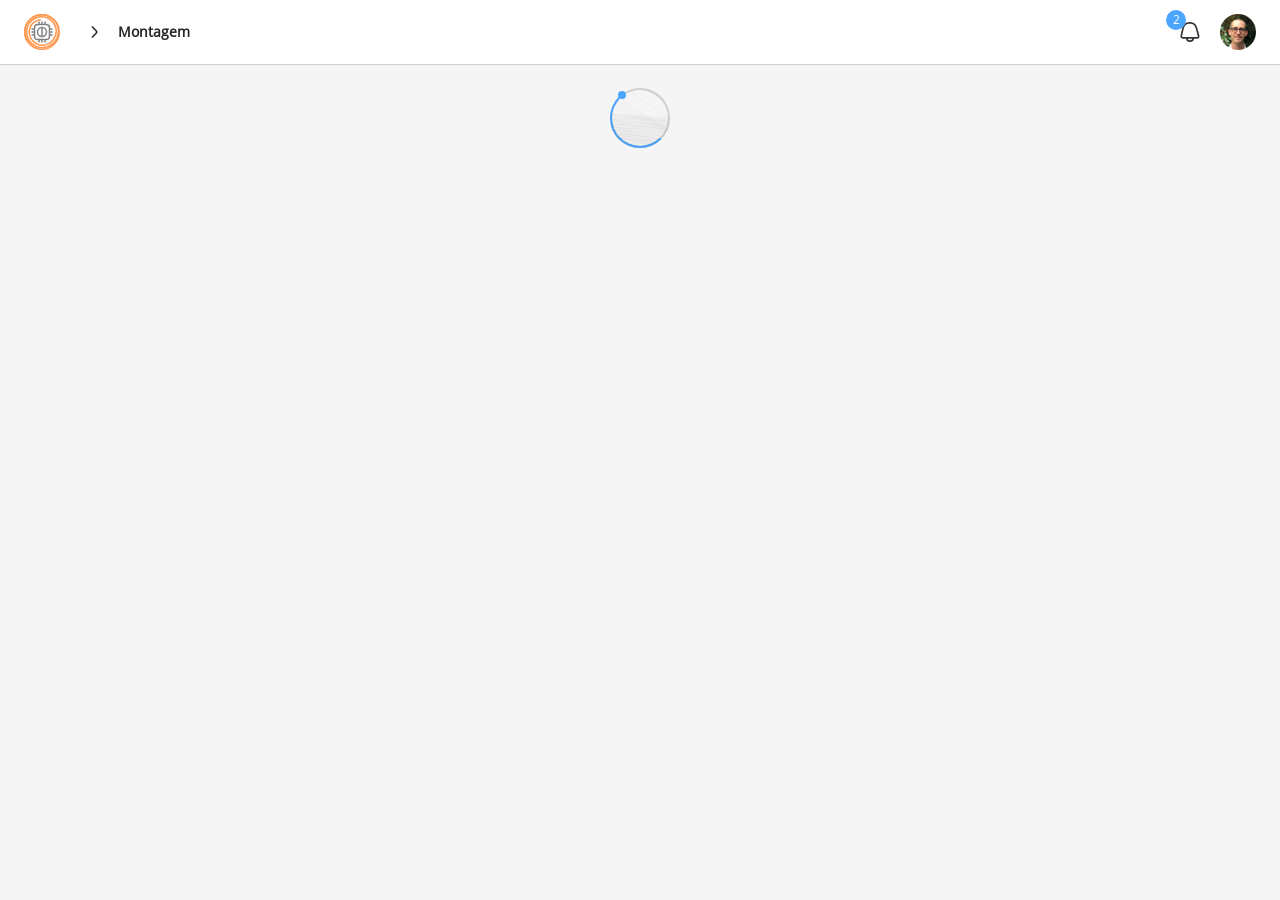
<file: barra.html>
<!DOCTYPE html>
<html lang="pt-br">
    <head>
        <title>Thalamus</title>
        <meta charset="utf-8" />
        <meta name="viewport" content="width=device-width, initial-scale=1"/>
        <meta name="description" content="Thalamus"/>
        <link href="css/thalamus.css" rel="stylesheet" type="text/css"/>
    </head>
    <body>
        <header>
            <div class="linha">
                <div class="coluna">
                    <nav class="jm jm-menu none" id="menu">
                        <div class="separador">
                            <a href="#" class="ativo">Montagem</a>
                            <a href="#">Sistema A</a>
                            <a href="#">Sistema B</a>
                        </div>
                    </nav>
                    <a href="inicial.html" class="logo logo-menor">Thalamus</a>
                    <a href="#" class="icone-avancar negrito com-texto" onclick="document.getElementById('menu').classList.toggle('none');this.classList.toggle('ativo');return false">Montagem</a>
                </div>
                <div class="coluna">
                    <a href="#" class="avatar direita" onclick="document.getElementById('usuario').classList.toggle('none');this.classList.toggle('ativo');return false" title="Usuário"><img src="img/avatar.png"/></a>
                    <nav class="jm jm-avatar none" id="usuario">
                        <div class="separador margem alinha-centro negrito">
                            Jorge Moreira de Souza
                        </div>
                        <div class="separador">
                            <a href="#" onclick="document.documentElement.classList.toggle('dark');this.classList.toggle('ativo');return false"><span class="direita toggle"></span>Tema escuro</a></dd>
                        </div>
                        <div class="separador bg-cinza">
                            <a href="#">Ajuda</a>
                            <a href="nova-senha.html">Alterar senha</a>
                            <a href="login.html">Sair</a>
                        </div>
                    </nav>
                    <a href="#" class="icone-notif direita" title="Notificações" rel="2" onclick="document.getElementById('notificacoes').classList.toggle('none');this.classList.toggle('ativo');return false"></a>
                    <nav class="jm jm-notif none" id="notificacoes">
                        <div class="separador">
                            <a href="#"><span class="fonte-fraca fonte-menor direita">12min</span>Título da notificação</a>
                            <a href="#"><span class="fonte-fraca fonte-menor direita">2h</span>Título da notificação</a>
                        </div>
                    </nav>
                </div>
            </div>
        </header>
        <main>
            <section>
                <div class="margem alinha-centro">
                    <div class="loading"><div></div></div>
                </div>
            </section>
        </main>
    </body>
</html>
</file>
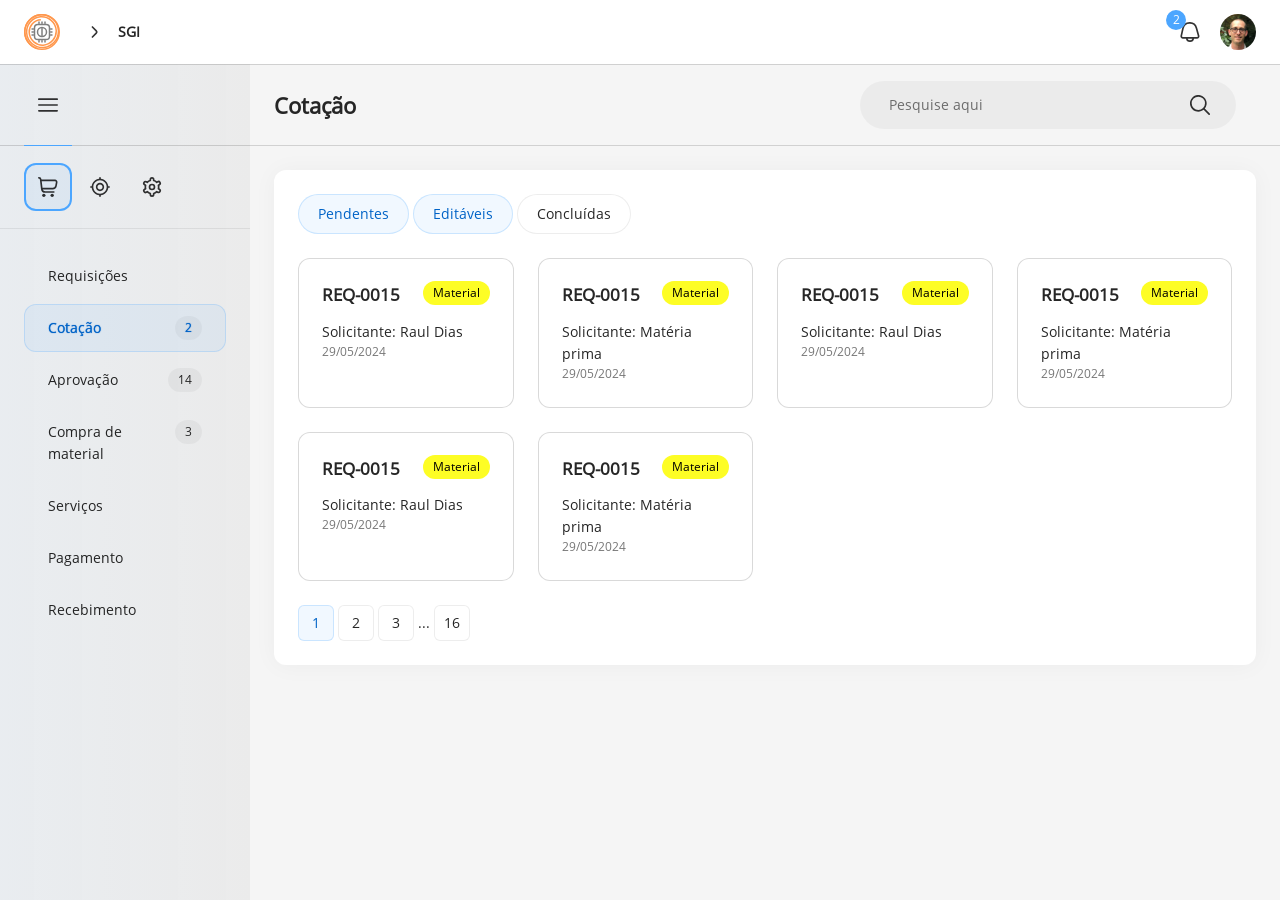
<file: cotacao.html>
<!DOCTYPE html>
<html lang="pt-br">
    <head>
        <title>Thalamus</title>
        <meta charset="utf-8" />
        <meta name="viewport" content="width=device-width, initial-scale=1"/>
        <meta name="description" content="Thalamus"/>
        <link href="css/thalamus.css" rel="stylesheet" type="text/css"/>
    </head>
    <body>
        <header>
            <div class="linha">
                <div class="coluna">
                    <nav class="jm jm-menu nav-maior none" id="menu">
                        <div class="separador">
                            <a href="sgi.html" class="ativo">SGI</a>
                            <a href="projetos.html">Projetos</a>
                            <a href="monitoramento.html">Monitoramento</a>
                            <a href="#">Acesso</a>
                            <a href="#">Indicadores</a>
                            <a href="injetora.html">Painel Injetora</a>
                        </div>
                    </nav>
                    <a href="inicial.html" class="logo logo-menor">Thalamus</a>
                    <a href="#" class="icone-avancar negrito com-texto" onclick="document.getElementById('menu').classList.toggle('none');this.classList.toggle('ativo');return false">SGI</a>
                </div>
                <div class="coluna">
                    <a href="#" class="avatar direita" onclick="document.getElementById('usuario').classList.toggle('none');this.classList.toggle('ativo');return false" title="Usuário"><img src="img/avatar.png"/></a>
                    <nav class="jm jm-avatar none" id="usuario">
                        <div class="separador margem alinha-centro negrito">
                            Jorge Moreira de Souza
                        </div>
                        <div class="separador">
                            <a href="#" onclick="document.documentElement.classList.toggle('dark');this.classList.toggle('ativo');return false"><span class="direita toggle"></span>Tema escuro</a></dd>
                        </div>
                        <div class="separador bg-cinza">
                            <a href="#">Ajuda</a>
                            <a href="nova-senha.html">Alterar senha</a>
                            <a href="login.html">Sair</a>
                        </div>
                    </nav>
                    <a href="#" class="icone-notif direita" title="Notificações" rel="2" onclick="document.getElementById('notificacoes').classList.toggle('none');this.classList.toggle('ativo');return false"></a>
                    <nav class="jm jm-notif none" id="notificacoes">
                        <div class="separador">
                            <a href="#"><span class="fonte-fraca fonte-menor direita">12min</span>Título da notificação</a>
                            <a href="#"><span class="fonte-fraca fonte-menor direita">2h</span>Título da notificação</a>
                        </div>
                    </nav>
                </div>
            </div>
        </header>
        <main id="main">
            <aside>
                <div class="titulo margem efeito">
                    <div class="m-icone"><a href="#" class="icone-menu" title="Menu" onclick="document.getElementById('main').classList.toggle('esconde');return false"></a></div>
                    <nav class="jm jm-inc none" id="menuIncluir">
                        <div class="separador">
                            <a href="#">Incluir projeto</a>
                            <a href="monitoramento.html">Incluir projeto</a>
                        </div>
                    </nav>
                </div>
                <div class="separador margem">
                    <div class="m-icone">
                        <a href="javascript:abaMenu('Compras')" class="icone-compras ativo" title="Compras" id="Compras"></a>
                        <a href="javascript:abaMenu('Apontamento')" class="icone-alvo" title="Apontamento" id="Apontamento"></a>
                        <a href="javascript:abaMenu('Gestao')" class="icone-gestao" title="Gestão" id="Gestao"></a>
                    </div>
                </div>
                <nav class="nav-maior separador none">
                    <a href="#" class="icone-compras ativo">Compras</a>
                    <a href="#" class="icone-alvo">Apontamento</a>
                    <a href="#" class="icone-gestao">Gestão</a>
                </nav>
                <nav id="menuCompras" class="nav-maior separador">
                    <a href="sgi.html">Requisições</a>
                    <a href="cotacao.html" class="ativo"><span class="chip direita bg-cinza contador">2</span>Cotação</a>
                    <a href="#"><span class="chip direita bg-cinza contador">14</span>Aprovação</a>
                    <a href="#"><span class="chip direita bg-cinza contador">3</span>Compra de material</a>
                    <a href="#">Serviços</a>
                    <a href="#">Pagamento</a>
                    <a href="#">Recebimento</a>
                </nav>
                <nav id="menuApontamento" class="nav-maior separador none">
                    <a href="#">Apontamento</a>
                    <a href="#">Roteiro</a>
                </nav>
                <nav id="menuGestao" class="nav-maior separador none">
                    <a href="#">Relatórios</a>
                    <a href="#">Fornecedor</a>
                    <a href="#">Material</a>
                    <a href="#">Serviço</a>
                    <a href="#">Setor</a>
                    <a href="#">Colaborador</a>
                    <a href="#">Usuários</a>
                    <a href="#">Gerenciar Permissões</a>
                </nav>
            </aside>
            <section>
                <div class="titulo">
                    <div class="margem container">
                        <div class="m-icone direita">
                            <div class="pesquisa">
                                <input type="text" placeholder="Pesquise aqui"/>
                                <a href="#" class="icone-pesquisa" title="Pesquise"></a>
                            </div>
                        </div>
                        <h2>Cotação</h2>     
                    </div>
                </div>
                <div class="margem container">
                    <div class="bloco margem">
                        <div class="tags m-b">
                            <a href="#" class="ativo">Pendentes</a>
                            <a href="#" class="ativo">Editáveis</a>
                            <a href="#">Concluídas</a>
                        </div>
                        <div class="grid-4">
                            <a href="#" class="bloco margem"><span class="chip bg-alerta direita">Material</span><h3>REQ-0015</h3>Solicitante: Raul Dias<div class="fonte-menor fonte-fraca">29/05/2024</div></a>
                            <a href="#" class="bloco margem"><span class="chip bg-alerta direita">Material</span><h3>REQ-0015</h3>Solicitante: Matéria prima<div class="fonte-menor fonte-fraca">29/05/2024</div></a>
                            <a href="#" class="bloco margem"><span class="chip bg-alerta direita">Material</span><h3>REQ-0015</h3>Solicitante: Raul Dias<div class="fonte-menor fonte-fraca">29/05/2024</div></a>
                            <a href="#" class="bloco margem"><span class="chip bg-alerta direita">Material</span><h3>REQ-0015</h3>Solicitante: Matéria prima<div class="fonte-menor fonte-fraca">29/05/2024</div></a>
                            <a href="#" class="bloco margem"><span class="chip bg-alerta direita">Material</span><h3>REQ-0015</h3>Solicitante: Raul Dias<div class="fonte-menor fonte-fraca">29/05/2024</div></a>
                            <a href="#" class="bloco margem"><span class="chip bg-alerta direita">Material</span><h3>REQ-0015</h3>Solicitante: Matéria prima<div class="fonte-menor fonte-fraca">29/05/2024</div></a>
                        </div>
                        <div class="paginacao">
                            <a href="#" class="ativo">1</a>
                            <a href="#">2</a>
                            <a href="#">3</a>
                            <span>...</span>
                            <a href="#">16</a>
                        </div>
                    </div>
                </div>
            </section>
        </main>
        <script>
            function abaMenu(a) {
                document.getElementById('Compras').classList.remove('ativo');
                document.getElementById('Apontamento').classList.remove('ativo');
                document.getElementById('Gestao').classList.remove('ativo');
                document.getElementById('menuCompras').classList.add('none');
                document.getElementById('menuApontamento').classList.add('none');
                document.getElementById('menuGestao').classList.add('none');
                document.getElementById(a).classList.add('ativo');
                document.getElementById('menu' + a).classList.remove('none');
            }
        </script>
    </body>
</html>
</file>
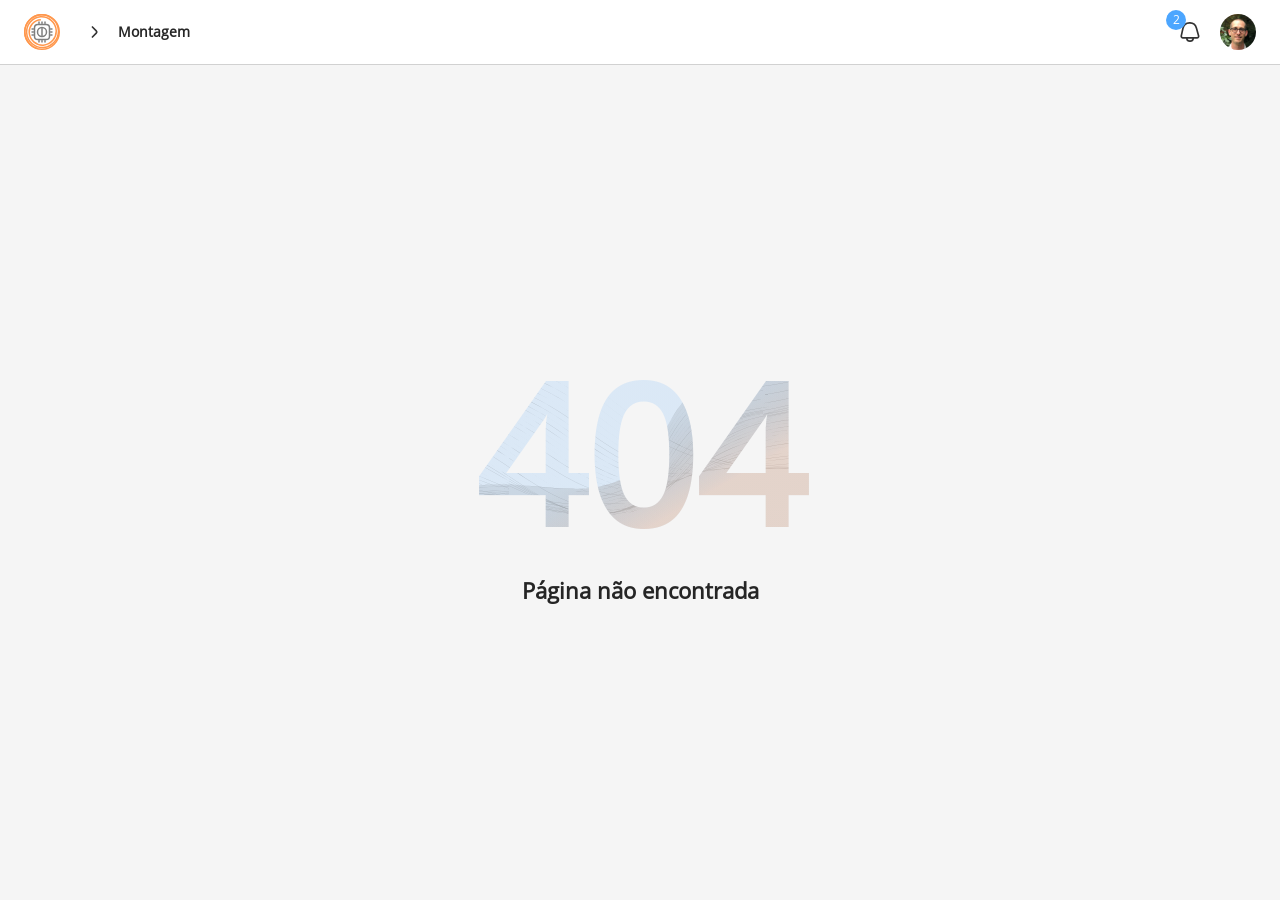
<file: erro404.html>
<!DOCTYPE html>
<html lang="pt-br">
    <head>
        <title>Thalamus</title>
        <meta charset="utf-8" />
        <meta name="viewport" content="width=device-width, initial-scale=1"/>
        <meta name="description" content="Thalamus"/>
        <link href="css/thalamus.css" rel="stylesheet" type="text/css"/>
    </head>
    <body>
        <header>
            <div class="linha">
                <div class="coluna">
                    <nav class="jm jm-menu none" id="menu">
                        <div class="separador">
                            <a href="#" class="ativo">Montagem</a>
                            <a href="#">Sistema A</a>
                            <a href="#">Sistema B</a>
                        </div>
                    </nav>
                    <a href="inicial.html" class="logo logo-menor">Thalamus</a>
                    <a href="#" class="icone-avancar negrito com-texto" onclick="document.getElementById('menu').classList.toggle('none');this.classList.toggle('ativo');return false">Montagem</a>
                </div>
                <div class="coluna">
                    <a href="#" class="avatar direita" onclick="document.getElementById('usuario').classList.toggle('none');this.classList.toggle('ativo');return false" title="Usuário"><img src="img/avatar.png"/></a>
                    <nav class="jm jm-avatar none" id="usuario">
                        <div class="separador margem alinha-centro negrito">
                            Jorge Moreira de Souza
                        </div>
                        <div class="separador">
                            <a href="#" onclick="document.documentElement.classList.toggle('dark');this.classList.toggle('ativo');return false"><span class="direita toggle"></span>Tema escuro</a></dd>
                        </div>
                        <div class="separador bg-cinza">
                            <a href="#">Ajuda</a>
                            <a href="nova-senha.html">Alterar senha</a>
                            <a href="login.html">Sair</a>
                        </div>
                    </nav>
                    <a href="#" class="icone-notif direita" title="Notificações" rel="2" onclick="document.getElementById('notificacoes').classList.toggle('none');this.classList.toggle('ativo');return false"></a>
                    <nav class="jm jm-notif none" id="notificacoes">
                        <div class="separador">
                            <a href="#"><span class="fonte-fraca fonte-menor direita">12min</span>Título da notificação</a>
                            <a href="#"><span class="fonte-fraca fonte-menor direita">2h</span>Título da notificação</a>
                        </div>
                    </nav>
                </div>
            </div>
        </header>
        <main class="erro404">
            <section class="alinha-v">
                <div class="margem alinha-centro">
                    <h1>404</h1>
                    <h2>Página não encontrada</h2>
                </div>
            </section>
        </main>
    </body>
</html>
</file>
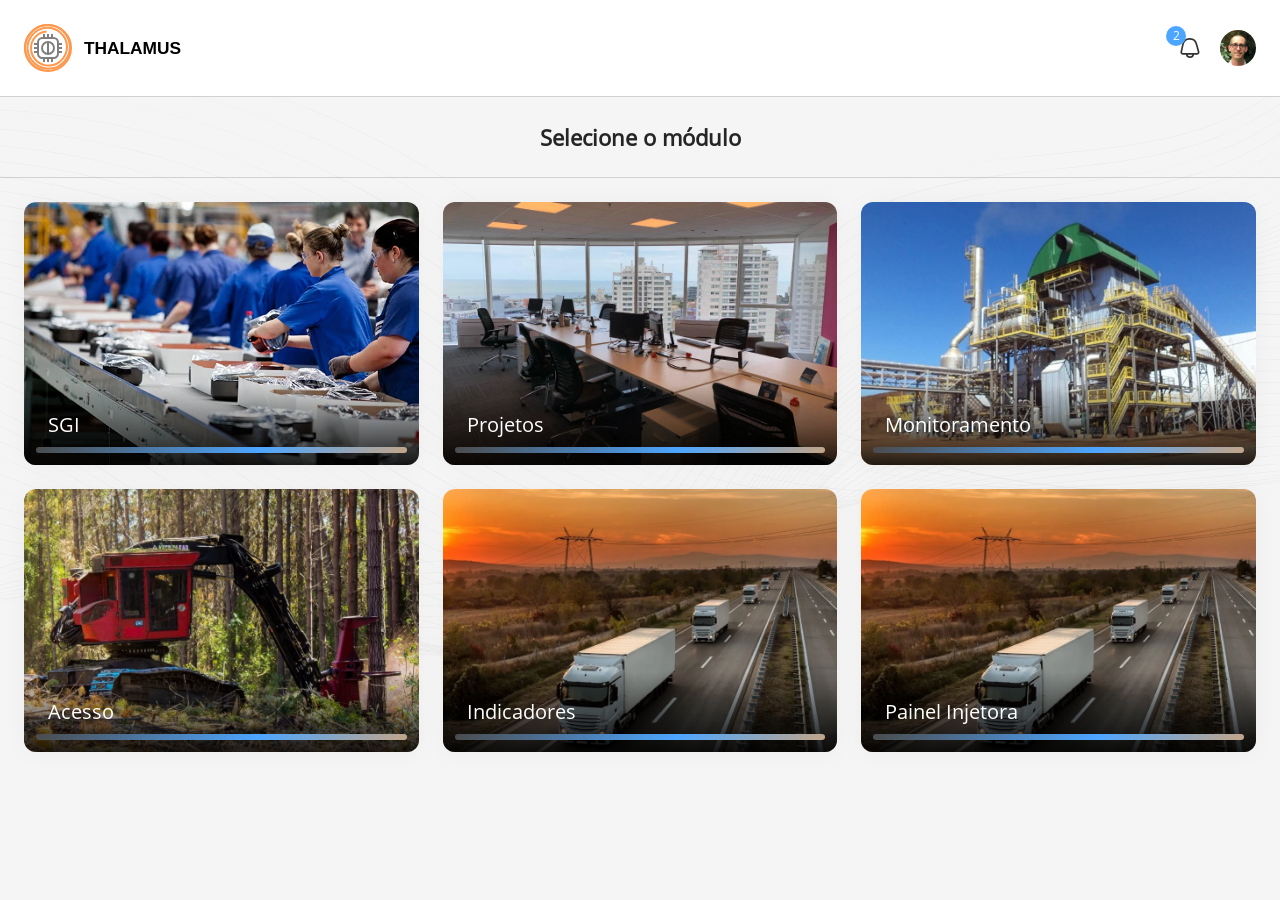
<file: inicial.html>
<!DOCTYPE html>
<html lang="pt-br">
    <head>
        <title>Thalamus</title>
        <meta charset="utf-8" />
        <meta name="viewport" content="width=device-width, initial-scale=1"/>
        <meta name="description" content="Thalamus"/>
        <link href="css/thalamus.css" rel="stylesheet" type="text/css"/>
    </head>
    <body class="inicial">
        <header>
            <div class="linha container">
                <div class="coluna">
                    <a href="inicial.html" class="logo">Thalamus</a>
                </div>
                <div class="coluna">
                    <a href="#" class="avatar direita" onclick="document.getElementById('usuario').classList.toggle('none');this.classList.toggle('ativo');return false" title="Usuário"><img src="img/avatar.png"/></a>
                    <nav class="jm jm-avatar none" id="usuario">
                        <div class="separador margem alinha-centro negrito">
                            Jorge Moreira de Souza
                        </div>
                        <div class="separador">
                            <a href="#" onclick="document.documentElement.classList.toggle('dark');this.classList.toggle('ativo');return false"><span class="direita toggle"></span>Tema escuro</a></dd>
                        </div>
                        <div class="separador bg-cinza">
                            <a href="#">Ajuda</a>
                            <a href="nova-senha.html">Alterar senha</a>
                            <a href="login.html">Sair</a>
                        </div>
                    </nav>
                    <a href="#" class="icone-notif direita" title="Notificações" rel="2" onclick="document.getElementById('notificacoes').classList.toggle('none');this.classList.toggle('ativo');return false"></a>
                    <nav class="jm jm-notif none" id="notificacoes">
                        <div class="separador">
                            <a href="#"><span class="fonte-fraca fonte-menor direita">12min</span>Título da notificação</a>
                            <a href="#"><span class="fonte-fraca fonte-menor direita">2h</span>Título da notificação</a>
                        </div>
                    </nav>
                </div>
            </div>
        </header>
        <main>
            <section>
                <div class="titulo">
                    <div class="container margem alinha-centro">
                        <h2>Selecione o módulo</h2>     
                    </div>
                </div>
                <div class="margem container">
                    <div class="grid-3">
                        <a href="sgi.html" class="card bloco">
                                <figure>
                                    <img src="img/fabrica.webp"/>
                                    <figcaption class="margem abs">SGI</figcaption>
                                </figure>
                            </a>
                            <a href="projetos.html" class="card bloco">
                                <figure>
                                    <img src="img/office.webp"/>
                                    <figcaption class="margem abs">Projetos</figcaption>
                                </figure>
                            </a>
                            <a href="monitoramento.html" class="card bloco">
                                <figure>
                                    <img src="img/patio.webp"/>
                                    <figcaption class="margem abs">Monitoramento</figcaption>
                                </figure>
                            </a>
                            <a href="barra.html" class="card bloco">
                                <figure>
                                    <img src="img/silvicultura.webp"/>
                                    <figcaption class="margem abs">Acesso</figcaption>
                                </figure>
                            </a>
                            <a href="barra.html" class="card bloco">
                                <figure>
                                    <img src="img/logistica.webp"/>
                                    <figcaption class="margem abs">Indicadores</figcaption>
                                </figure>
                            </a>
                            <a href="injetora.html" class="card bloco">
                                <figure>
                                    <img src="img/logistica.webp"/>
                                    <figcaption class="margem abs">Painel Injetora</figcaption>
                                </figure>
                            </a>
                    </div>
                    
        </section>
        </main>
    </body>
</html>
</file>
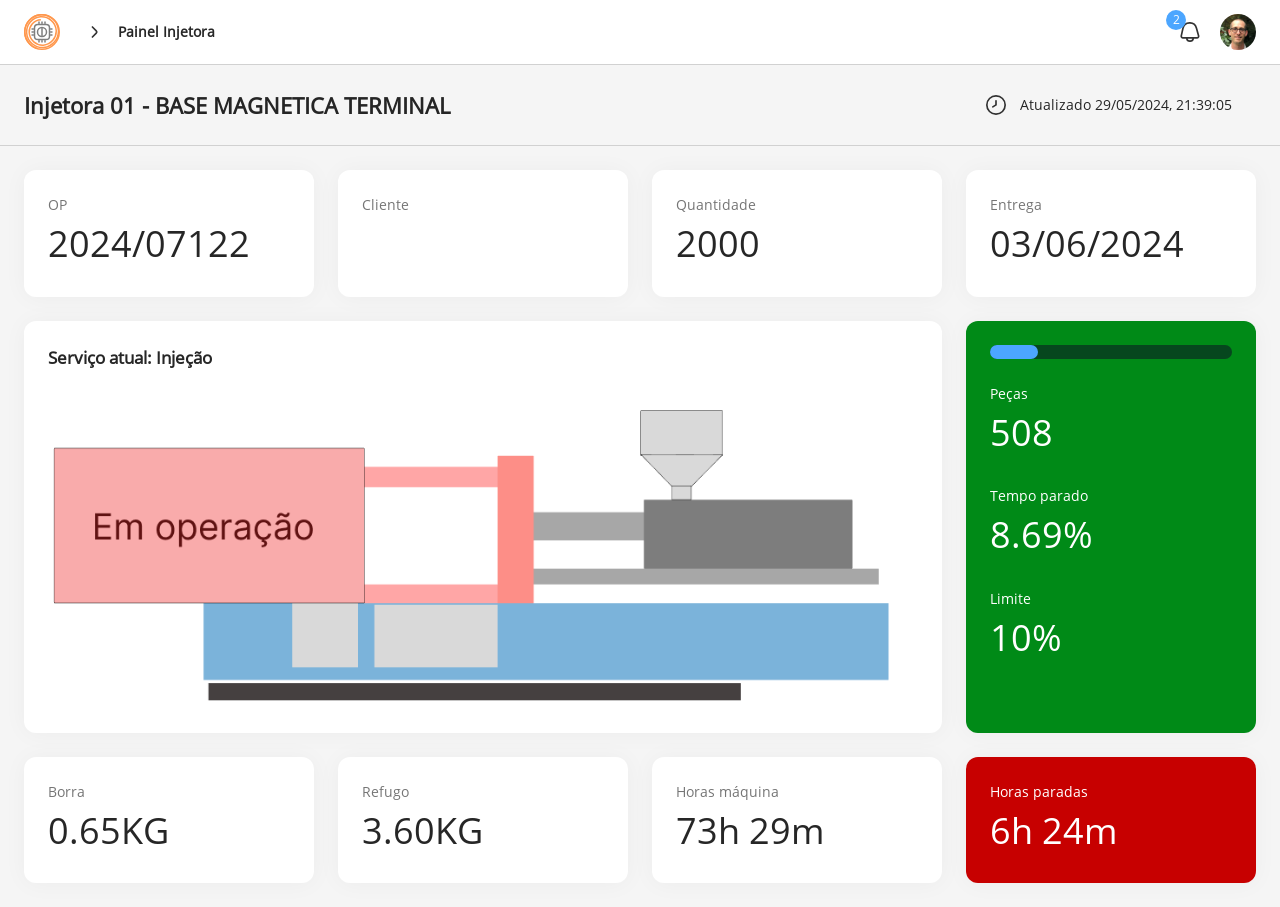
<file: injetora.html>
<!DOCTYPE html>
<html lang="pt-br">
    <head>
        <title>Thalamus</title>
        <meta charset="utf-8" />
        <meta name="viewport" content="width=device-width, initial-scale=1"/>
        <meta name="description" content="Thalamus"/>
        <link href="css/thalamus.css" rel="stylesheet" type="text/css"/>
    </head>
    <body>
        <header>
            <div class="linha">
                <div class="coluna">
                    <nav class="jm jm-menu nav-maior none" id="menu">
                        <div class="separador">
                            <a href="sgi.html">SGI</a>
                            <a href="projetos.html">Projetos</a>
                            <a href="monitoramento.html">Monitoramento</a>
                            <a href="#">Acesso</a>
                            <a href="#">Indicadores</a>
                            <a href="injetora.html" class="ativo">Painel Injetora</a>
                        </div>
                    </nav>
                    <a href="inicial.html" class="logo logo-menor">Thalamus</a>
                    <a href="#" class="icone-avancar negrito com-texto" onclick="document.getElementById('menu').classList.toggle('none');this.classList.toggle('ativo');return false">Painel Injetora</a>
                </div>
                <div class="coluna">
                    <a href="#" class="avatar direita" onclick="document.getElementById('usuario').classList.toggle('none');this.classList.toggle('ativo');return false" title="Usuário"><img src="img/avatar.png"/></a>
                    <nav class="jm jm-avatar none" id="usuario">
                        <div class="separador margem alinha-centro negrito">
                            Jorge Moreira de Souza
                        </div>
                        <div class="separador">
                            <a href="#" onclick="document.documentElement.classList.toggle('dark');this.classList.toggle('ativo');return false"><span class="direita toggle"></span>Tema escuro</a></dd>
                        </div>
                        <div class="separador bg-cinza">
                            <a href="#">Ajuda</a>
                            <a href="nova-senha.html">Alterar senha</a>
                            <a href="login.html">Sair</a>
                        </div>
                    </nav>
                    <a href="#" class="icone-notif direita" title="Notificações" rel="2" onclick="document.getElementById('notificacoes').classList.toggle('none');this.classList.toggle('ativo');return false"></a>
                    <nav class="jm jm-notif none" id="notificacoes">
                        <div class="separador">
                            <a href="#"><span class="fonte-fraca fonte-menor direita">12min</span>Título da notificação</a>
                            <a href="#"><span class="fonte-fraca fonte-menor direita">2h</span>Título da notificação</a>
                        </div>
                    </nav>
                </div>
            </div>
        </header>
        <main>
            <section>
                <div class="titulo">
                    <div class="margem container">
                        <div class="m-icone direita"><a href="#" class="icone-relogio">Atualizado 29/05/2024, 21:39:05</a></div>
                        <h2>Injetora 01 - BASE MAGNETICA TERMINAL</h2>     
                    </div>
                </div>
                <div class="grid-4 margem container">
                    <div class="bloco margem">
                        <div class="fonte-fraca">OP</div>
                        <div class="lead">2024/07122</div>
                    </div>
                    <div class="bloco margem">
                        <div class="fonte-fraca">Cliente</div>
                    </div>
                    <div class="bloco margem">
                        <div class="fonte-fraca">Quantidade</div>
                        <div class="lead">2000</div>
                    </div>
                    <div class="bloco margem">
                        <div class="fonte-fraca">Entrega</div>
                        <div class="lead">03/06/2024</div>
                    </div>
                    <div class="bloco margem col-3">
                        <h3>Serviço atual: Injeção</h3>
                        <img src="img/workingMachine.png" class="tam-100"/>
                    </div>
                    <div class="bloco margem bg-sucesso">
                        <progress value="20" max="100"></progress>
                        Peças
                        <p class="lead">508</p>
                        Tempo parado
                        <p class="lead">8.69%</p>
                        Limite
                        <div class="lead">10%</div>

                    </div>
                    <div class="bloco margem">
                        <div class="fonte-fraca">Borra</div>
                        <div class="lead">0.65KG</div>
                    </div>
                    <div class="bloco margem">
                        <div class="fonte-fraca">Refugo</div>
                        <div class="lead">3.60KG</div>
                    </div>
                    <div class="bloco margem">
                        <div class="fonte-fraca">Horas máquina</div>
                        <div class="lead">73h 29m</div>
                    </div>
                    <div class="bloco margem bg-erro">
                        <div>Horas paradas</div>
                        <div class="lead">6h 24m</div>
                    </div>
                </div>
            </section>
        </main>
    </body>
</html>
</file>
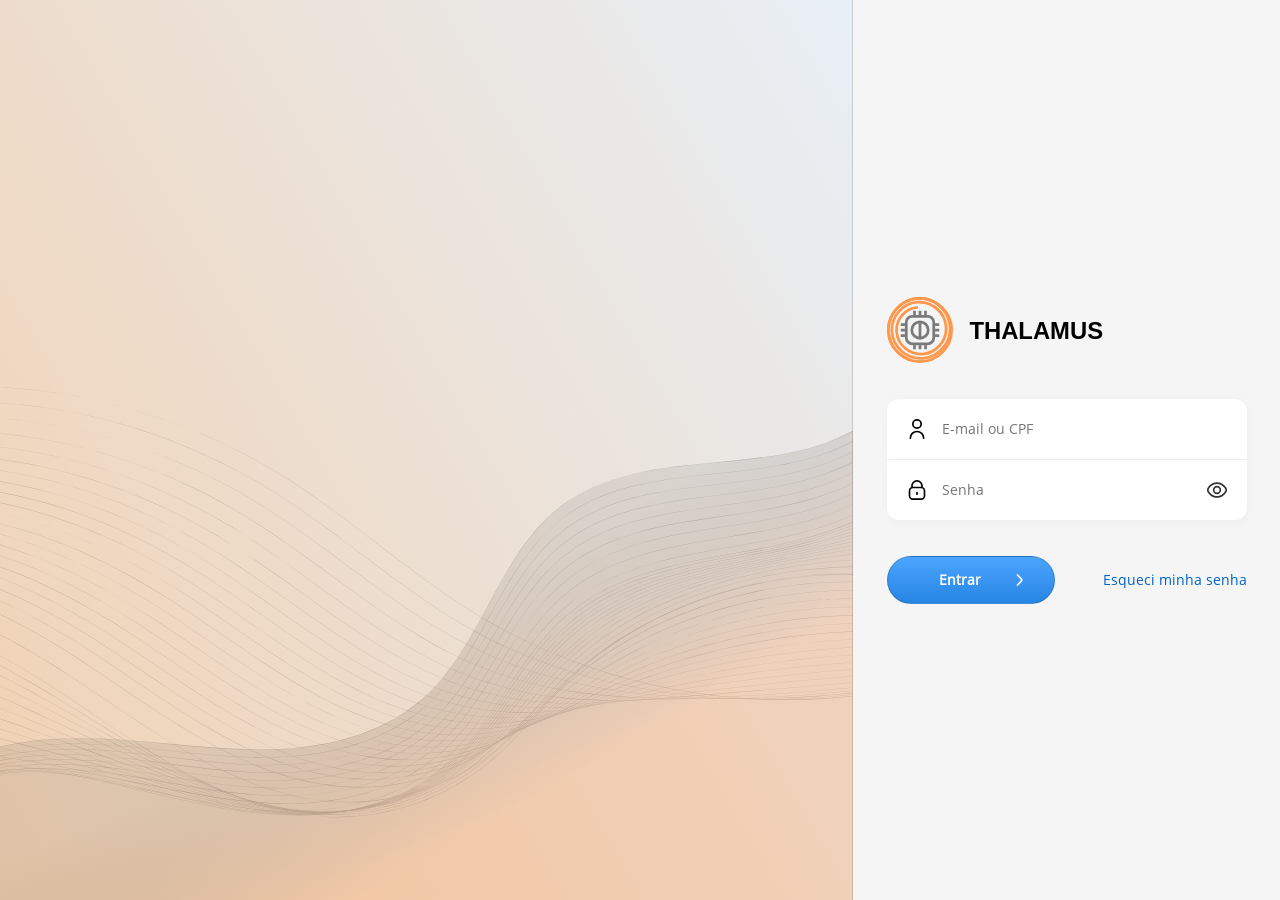
<file: login.html>
<!DOCTYPE html>
<html lang="pt-br">
    <head>
        <title>Thalamus</title>
        <meta charset="utf-8" />
        <meta name="viewport" content="width=device-width, initial-scale=1"/>
        <meta name="description" content="Thalamus"/>
        <link href="css/thalamus.css" rel="stylesheet" type="text/css"/>
    </head>
    <body>
        <main class="login">
            <section class="tam-2 cover"></section>
            <section class="alinha-v rel">
                <div class="margem">
                    <p class="logo">Thalamus</p>
                    <fieldset>
                    <div class="linha">
                        <label class="icone-conta pos-input"></label>
                        <input type="text" placeholder="E-mail ou CPF"/>
                    </div>
                    <div class="linha">
                        <label class="icone-senha pos-input"></label>
                        <input type="password" placeholder="Senha"/>
                        <a href="" class="icone-olho" onclick="var inp=this.previousElementSibling;inp.type==='password'?inp.type='text':inp.type='password';return false"></a>
                    </div>
                    </fieldset>
                    <div class="submit">
                        <button onclick="document.getElementById('empresa').classList.toggle('ativo')"><span class="icone-avancar direita"></span>Entrar</button>
                        <a href="recuperar-senha.html" class="botao">Esqueci minha senha</a>
                    </div>
                </div>
                <div class="alinha-v abs" id="empresa">
                    <div class="margem">
                        <h2>Selecione a área</h2>
                        <div class="sel-area">
                            <a class="item" href="inicial.html"><span class="icone-avancar direita"></span>Roboflex</a>
                            <a class="item" href="inicial.html"><span class="icone-avancar direita"></span>Zontec</a>
                        </div>
                    </div>
                </div>
            </section>
        </main>
    </body>
</html>
</file>
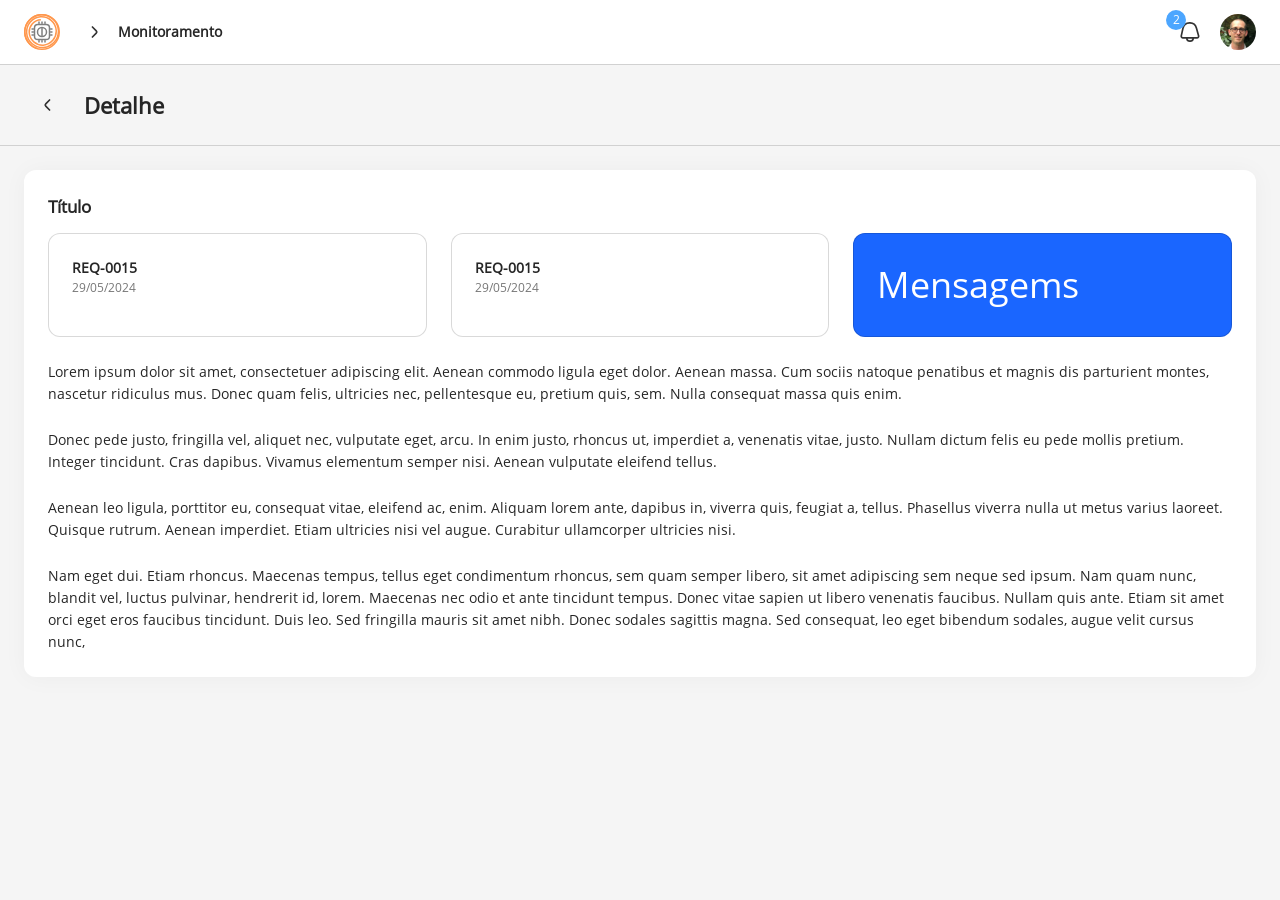
<file: monitoramento-detalhe.html>
<!DOCTYPE html>
<html lang="pt-br">
    <head>
        <title>Thalamus</title>
        <meta charset="utf-8" />
        <meta name="viewport" content="width=device-width, initial-scale=1"/>
        <meta name="description" content="Thalamus"/>
        <link href="css/thalamus.css" rel="stylesheet" type="text/css"/>
    </head>
    <body>
        <header>
            <div class="linha">
                <div class="coluna">
                    <nav class="jm jm-menu nav-maior none" id="menu">
                        <div class="separador">
                            <a href="sgi.html">SGI</a>
                            <a href="projetos.html">Projetos</a>
                            <a href="monitoramento.html" class="ativo">Monitoramento</a>
                            <a href="#">Acesso</a>
                            <a href="#">Indicadores</a>
                            <a href="injetora.html">Painel Injetora</a>
                        </div>
                    </nav>
                    <a href="inicial.html" class="logo logo-menor">Thalamus</a>
                    <a href="#" class="icone-avancar negrito com-texto" onclick="document.getElementById('menu').classList.toggle('none');this.classList.toggle('ativo');return false">Monitoramento</a>
                </div>
                <div class="coluna">
                    <a href="#" class="avatar direita" onclick="document.getElementById('usuario').classList.toggle('none');this.classList.toggle('ativo');return false" title="Usuário"><img src="img/avatar.png"/></a>
                    <nav class="jm jm-avatar none" id="usuario">
                        <div class="separador margem alinha-centro negrito">
                            Jorge Moreira de Souza
                        </div>
                        <div class="separador">
                            <a href="#" onclick="document.documentElement.classList.toggle('dark');this.classList.toggle('ativo');return false"><span class="direita toggle"></span>Tema escuro</a></dd>
                        </div>
                        <div class="separador bg-cinza">
                            <a href="#">Ajuda</a>
                            <a href="nova-senha.html">Alterar senha</a>
                            <a href="login.html">Sair</a>
                        </div>
                    </nav>
                    <a href="#" class="icone-notif direita" title="Notificações" rel="2" onclick="document.getElementById('notificacoes').classList.toggle('none');this.classList.toggle('ativo');return false"></a>
                    <nav class="jm jm-notif none" id="notificacoes">
                        <div class="separador">
                            <a href="#"><span class="fonte-fraca fonte-menor direita">12min</span>Título da notificação</a>
                            <a href="#"><span class="fonte-fraca fonte-menor direita">2h</span>Título da notificação</a>
                        </div>
                    </nav>
                </div>
            </div>
        </header>
        <main>
            <section>
                <div class="titulo">
                    <div class="margem container">
                        <div class="m-icone esquerda"><a href="monitoramento.html" class="icone-voltar m-d" title="Baixar aplicativo"></a></div>
                        <h2>Detalhe</h2>     
                    </div>
                </div>
                <div class="margem container">
                    <div class="bloco margem">
                    <h3>Título</h3>
                    <div class="grid-3 m-b">
                        <a href="#" class="bloco margem"><b>REQ-0015</b><div class="fonte-menor fonte-fraca">29/05/2024</div></a>
                        <a href="#" class="bloco margem"><b>REQ-0015</b><div class="fonte-menor fonte-fraca">29/05/2024</div></a>
                        <div class="bloco margem bg-ok lead">Mensagems</div>
                    </div>
                    <p>Lorem ipsum dolor sit amet, consectetuer adipiscing elit. Aenean commodo ligula eget dolor. Aenean massa. Cum sociis natoque penatibus et magnis dis parturient montes, nascetur ridiculus mus. Donec quam felis, ultricies nec, pellentesque eu, pretium quis, sem. Nulla consequat massa quis enim.</p>

<p>Donec pede justo, fringilla vel, aliquet nec, vulputate eget, arcu. In enim justo, rhoncus ut, imperdiet a, venenatis vitae, justo. Nullam dictum felis eu pede mollis pretium. Integer tincidunt. Cras dapibus. Vivamus elementum semper nisi. Aenean vulputate eleifend tellus.</p>

<p>Aenean leo ligula, porttitor eu, consequat vitae, eleifend ac, enim. Aliquam lorem ante, dapibus in, viverra quis, feugiat a, tellus. Phasellus viverra nulla ut metus varius laoreet. Quisque rutrum. Aenean imperdiet. Etiam ultricies nisi vel augue. Curabitur ullamcorper ultricies nisi.</p>

<p>Nam eget dui. Etiam rhoncus. Maecenas tempus, tellus eget condimentum rhoncus, sem quam semper libero, sit amet adipiscing sem neque sed ipsum. Nam quam nunc, blandit vel, luctus pulvinar, hendrerit id, lorem. Maecenas nec odio et ante tincidunt tempus. Donec vitae sapien ut libero venenatis faucibus. Nullam quis ante. Etiam sit amet orci eget eros faucibus tincidunt. Duis leo. Sed fringilla mauris sit amet nibh. Donec sodales sagittis magna. Sed consequat, leo eget bibendum sodales, augue velit cursus nunc,</p>
                </div>
            </section>
        </main>
    </body>
</html>
</file>
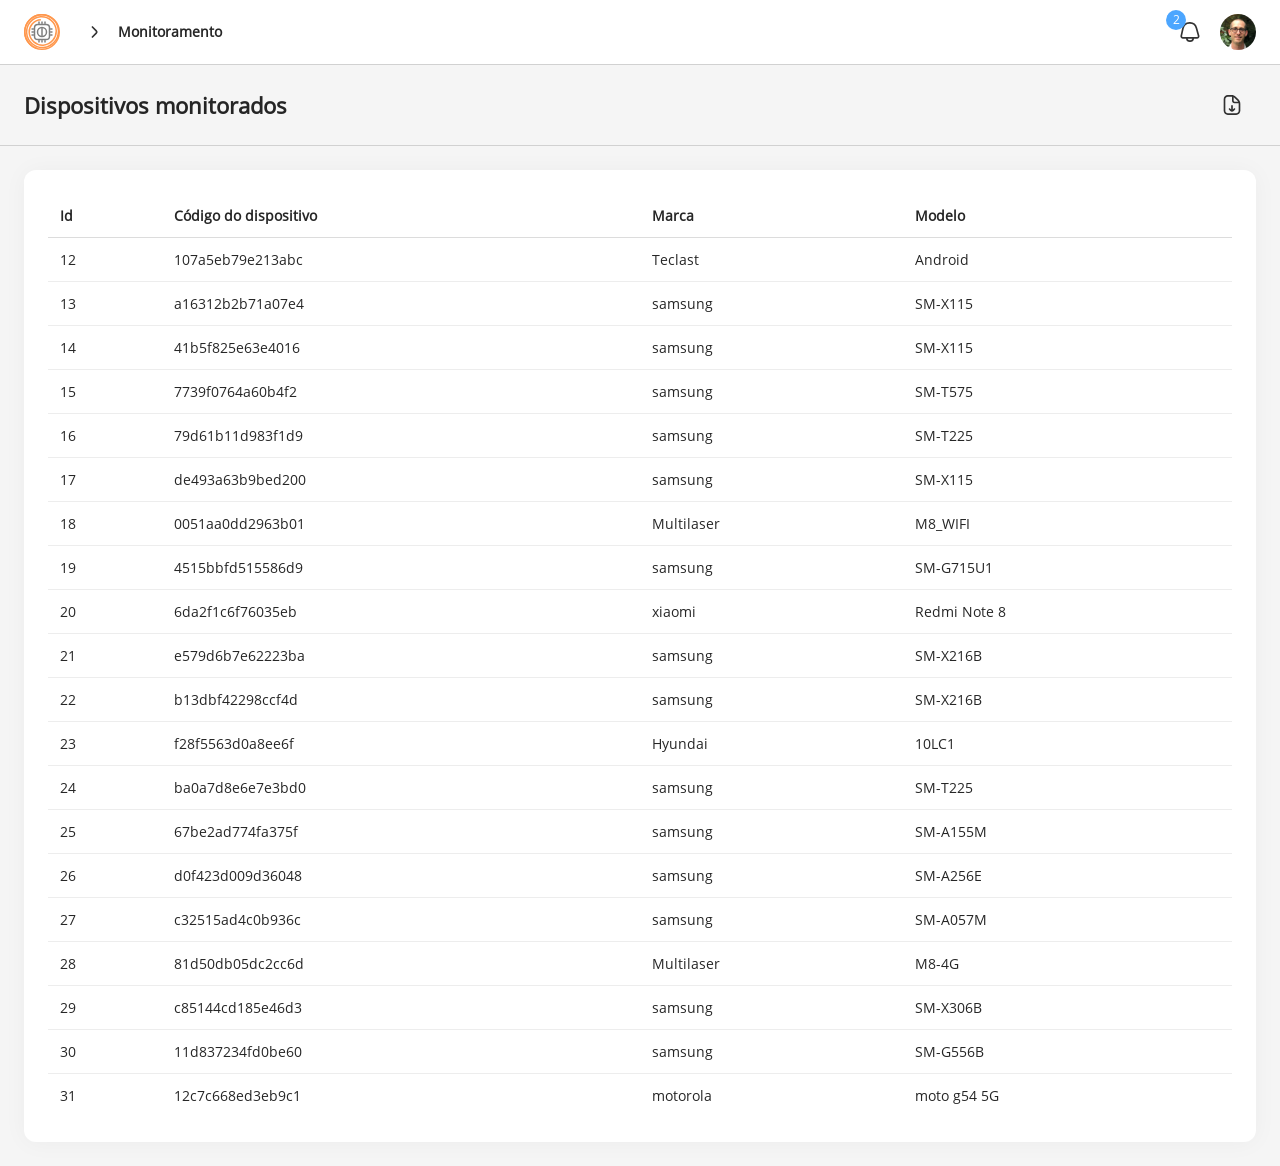
<file: monitoramento.html>
<!DOCTYPE html>
<html lang="pt-br">
    <head>
        <title>Thalamus</title>
        <meta charset="utf-8" />
        <meta name="viewport" content="width=device-width, initial-scale=1"/>
        <meta name="description" content="Thalamus"/>
        <link href="css/thalamus.css" rel="stylesheet" type="text/css"/>
    </head>
    <body>
        <header>
            <div class="linha">
                <div class="coluna">
                    <nav class="jm jm-menu nav-maior none" id="menu">
                        <div class="separador">
                            <a href="sgi.html">SGI</a>
                            <a href="projetos.html">Projetos</a>
                            <a href="monitoramento.html" class="ativo">Monitoramento</a>
                            <a href="#">Acesso</a>
                            <a href="#">Indicadores</a>
                            <a href="injetora.html">Painel Injetora</a>
                        </div>
                    </nav>
                    <a href="inicial.html" class="logo logo-menor">Thalamus</a>
                    <a href="#" class="icone-avancar negrito com-texto" onclick="document.getElementById('menu').classList.toggle('none');this.classList.toggle('ativo');return false">Monitoramento</a>
                </div>
                <div class="coluna">
                    <a href="#" class="avatar direita" onclick="document.getElementById('usuario').classList.toggle('none');this.classList.toggle('ativo');return false" title="Usuário"><img src="img/avatar.png"/></a>
                    <nav class="jm jm-avatar none" id="usuario">
                        <div class="separador margem alinha-centro negrito">
                            Jorge Moreira de Souza
                        </div>
                        <div class="separador">
                            <a href="#" onclick="document.documentElement.classList.toggle('dark');this.classList.toggle('ativo');return false"><span class="direita toggle"></span>Tema escuro</a></dd>
                        </div>
                        <div class="separador bg-cinza">
                            <a href="#">Ajuda</a>
                            <a href="nova-senha.html">Alterar senha</a>
                            <a href="login.html">Sair</a>
                        </div>
                    </nav>
                    <a href="#" class="icone-notif direita" title="Notificações" rel="2" onclick="document.getElementById('notificacoes').classList.toggle('none');this.classList.toggle('ativo');return false"></a>
                    <nav class="jm jm-notif none" id="notificacoes">
                        <div class="separador">
                            <a href="#"><span class="fonte-fraca fonte-menor direita">12min</span>Título da notificação</a>
                            <a href="#"><span class="fonte-fraca fonte-menor direita">2h</span>Título da notificação</a>
                        </div>
                    </nav>
                </div>
            </div>
        </header>
        <main>
            <section>
                <div class="titulo">
                    <div class="margem container">
                        <div class="m-icone direita"><a href="#" class="icone-download" title="Baixar aplicativo"></a></div>
                        <h2>Dispositivos monitorados</h2>     
                    </div>
                </div>
                <div class="margem container">
                    <div class="bloco margem">
                        <table class="tabela">
                            <tr>
                                <th>Id</th>
                                <th>C&oacute;digo do dispositivo</th>
                                <th>Marca</th>
                                <th>Modelo</th>
                            </tr>
                            <tr class="clicavel" onclick="window.location='monitoramento-detalhe.html'">
                                <td>12</td>
                                <td>107a5eb79e213abc</td>
                                <td>Teclast</td>
                                <td>Android</td>
                            </tr>
                            <tr class="clicavel" onclick="window.location='monitoramento-detalhe.html'">
                                <td>13</td>
                                <td>a16312b2b71a07e4</td>
                                <td>samsung</td>
                                <td>SM-X115</td>
                            </tr>
                            <tr class="clicavel" onclick="window.location='monitoramento-detalhe.html'">
                                <td>14</td>
                                <td>41b5f825e63e4016</td>
                                <td>samsung</td>
                                <td>SM-X115</td>
                            </tr>
                            <tr class="clicavel" onclick="window.location='monitoramento-detalhe.html'">
                                <td>15</td>
                                <td>7739f0764a60b4f2</td>
                                <td>samsung</td>
                                <td>SM-T575</td>
                            </tr>
                            <tr class="clicavel" onclick="window.location='monitoramento-detalhe.html'">
                                <td>16</td>
                                <td>79d61b11d983f1d9</td>
                                <td>samsung</td>
                                <td>SM-T225</td>
                            </tr>
                            <tr class="clicavel" onclick="window.location='monitoramento-detalhe.html'">
                                <td>17</td>
                                <td>de493a63b9bed200</td>
                                <td>samsung</td>
                                <td>SM-X115</td>
                            </tr>
                            <tr>
                                <td>18</td>
                                <td>0051aa0dd2963b01</td>
                                <td>Multilaser</td>
                                <td>M8_WIFI</td>
                            </tr>
                            <tr>
                                <td>19</td>
                                <td>4515bbfd515586d9</td>
                                <td>samsung</td>
                                <td>SM-G715U1</td>
                            </tr>
                            <tr>
                                <td>20</td>
                                <td>6da2f1c6f76035eb</td>
                                <td>xiaomi</td>
                                <td>Redmi Note 8</td>
                            </tr>
                            <tr>
                                <td>21</td>
                                <td>e579d6b7e62223ba</td>
                                <td>samsung</td>
                                <td>SM-X216B</td>
                            </tr>
                            <tr>
                                <td>22</td>
                                <td>b13dbf42298ccf4d</td>
                                <td>samsung</td>
                                <td>SM-X216B</td>
                            </tr>
                            <tr>
                                <td>23</td>
                                <td>f28f5563d0a8ee6f</td>
                                <td>Hyundai</td>
                                <td>10LC1</td>
                            </tr>
                            <tr>
                                <td>24</td>
                                <td>ba0a7d8e6e7e3bd0</td>
                                <td>samsung</td>
                                <td>SM-T225</td>
                            </tr>
                            <tr>
                                <td>25</td>
                                <td>67be2ad774fa375f</td>
                                <td>samsung</td>
                                <td>SM-A155M</td>
                            </tr>
                            <tr>
                                <td>26</td>
                                <td>d0f423d009d36048</td>
                                <td>samsung</td>
                                <td>SM-A256E</td>
                            </tr>
                            <tr>
                                <td>27</td>
                                <td>c32515ad4c0b936c</td>
                                <td>samsung</td>
                                <td>SM-A057M</td>
                            </tr>
                            <tr>
                                <td>28</td>
                                <td>81d50db05dc2cc6d</td>
                                <td>Multilaser</td>
                                <td>M8-4G</td>
                            </tr>
                            <tr>
                                <td>29</td>
                                <td>c85144cd185e46d3</td>
                                <td>samsung</td>
                                <td>SM-X306B</td>
                            </tr>
                            <tr>
                                <td>30</td>
                                <td>11d837234fd0be60</td>
                                <td>samsung</td>
                                <td>SM-G556B</td>
                            </tr>
                            <tr>
                                <td>31</td>
                                <td>12c7c668ed3eb9c1</td>
                                <td>motorola</td>
                                <td>moto g54 5G</td>
                            </tr>
                        </table>
                    </div>
                </div>
            </section>
        </main>
    </body>
</html>
</file>
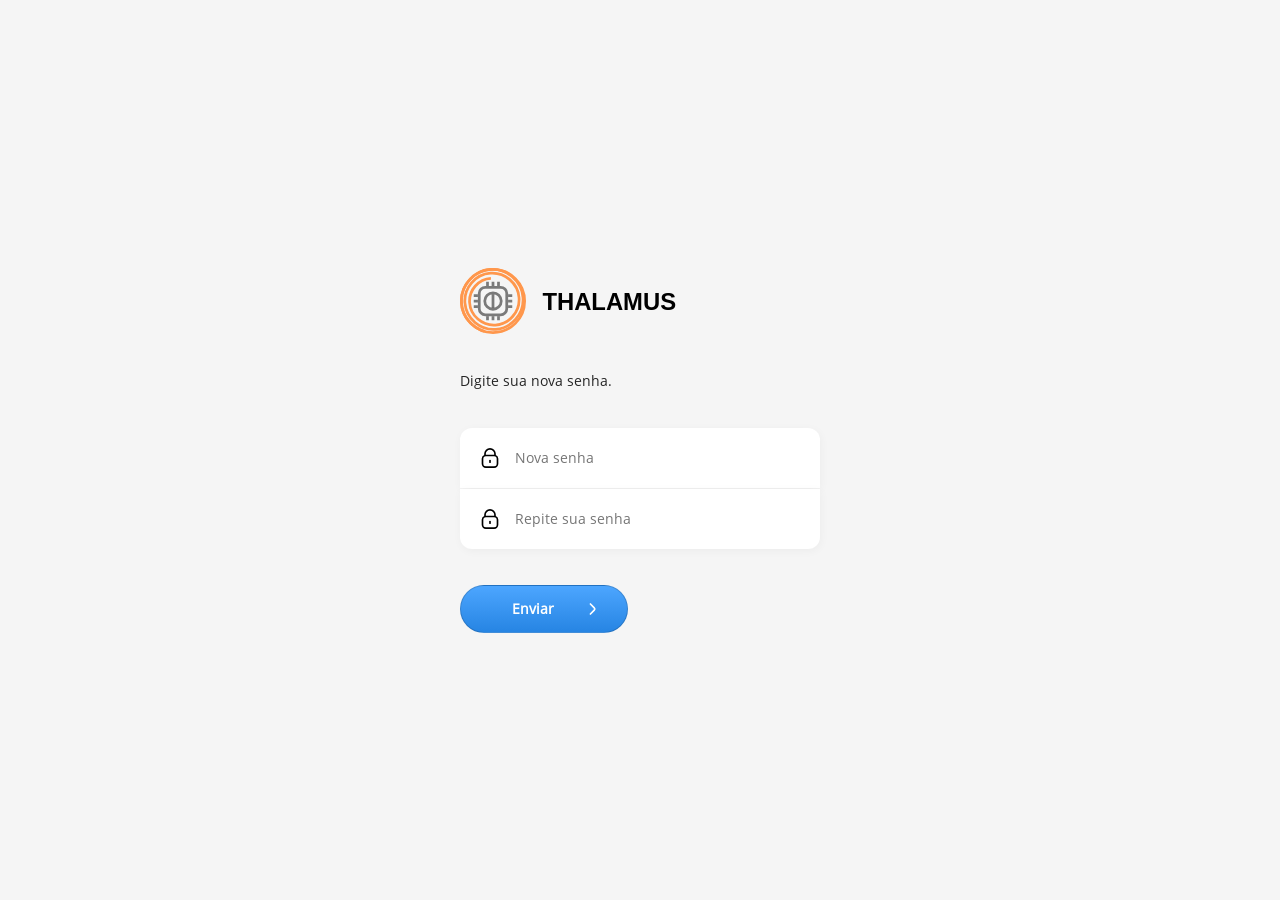
<file: nova-senha.html>
<!DOCTYPE html>
<html lang="pt-br">
    <head>
        <title>Thalamus</title>
        <meta charset="utf-8" />
        <meta name="viewport" content="width=device-width, initial-scale=1"/>
        <meta name="description" content="Thalamus"/>
        <link href="css/thalamus.css" rel="stylesheet" type="text/css"/>
    </head>
    <body>
        <main class="login">
            <section class="alinha-v">
                <div class="margem">
                    <p class="logo">Thalamus</p>
                    <p>Digite sua nova senha.</p>
                    <fieldset>
                        <div class="linha">
                            <label class="icone-senha pos-input"></label><input type="password" placeholder="Nova senha"/>
                        </div>
                        <div class="linha">
                            <label class="icone-senha pos-input"></label><input type="password" placeholder="Repite sua senha"/>
                        </div>
                    </fieldset>
                    <div class="submit"><button><span class="icone-avancar direita"></span>Enviar</button></div>
                </div>
            </section>
        </main>
    </body>
</html>
</file>
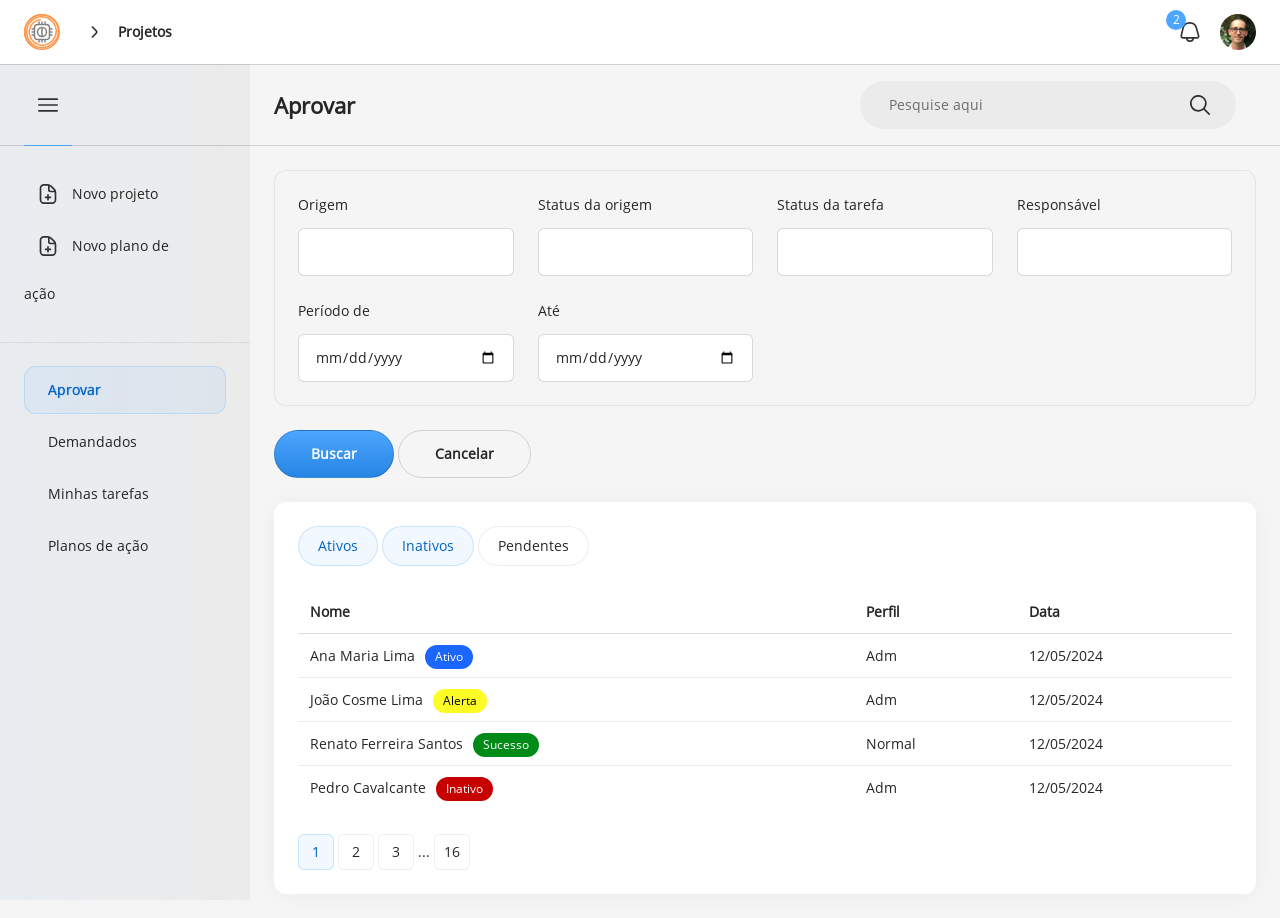
<file: projetos.html>
<!DOCTYPE html>
<html lang="pt-br">
    <head>
        <title>Thalamus</title>
        <meta charset="utf-8" />
        <meta name="viewport" content="width=device-width, initial-scale=1"/>
        <meta name="description" content="Thalamus"/>
        <link href="css/thalamus.css" rel="stylesheet" type="text/css"/>
    </head>
    <body>
        <header>
            <div class="linha">
                <div class="coluna">
                    <nav class="jm jm-menu nav-maior none" id="menu">
                        <div class="separador">
                            <a href="sgi.html">SGI</a>
                            <a href="projetos.html" class="ativo">Projetos</a>
                            <a href="monitoramento.html">Monitoramento</a>
                            <a href="#">Acesso</a>
                            <a href="#">Indicadores</a>
                            <a href="injetora.html">Painel Injetora</a>
                        </div>
                    </nav>
                    <a href="inicial.html" class="logo logo-menor">Thalamus</a>
                    <a href="#" class="icone-avancar negrito com-texto" onclick="document.getElementById('menu').classList.toggle('none');this.classList.toggle('ativo');return false">Projetos</a>
                </div>
                <div class="coluna">
                    <a href="#" class="avatar direita" onclick="document.getElementById('usuario').classList.toggle('none');this.classList.toggle('ativo');return false" title="Usuário"><img src="img/avatar.png"/></a>
                    <nav class="jm jm-avatar none" id="usuario">
                        <div class="separador margem alinha-centro negrito">
                            Jorge Moreira de Souza
                        </div>
                        <div class="separador">
                            <a href="#" onclick="document.documentElement.classList.toggle('dark');this.classList.toggle('ativo');return false"><span class="direita toggle"></span>Tema escuro</a></dd>
                        </div>
                        <div class="separador bg-cinza">
                            <a href="#">Ajuda</a>
                            <a href="nova-senha.html">Alterar senha</a>
                            <a href="login.html">Sair</a>
                        </div>
                    </nav>
                    <a href="#" class="icone-notif direita" title="Notificações" rel="2" onclick="document.getElementById('notificacoes').classList.toggle('none');this.classList.toggle('ativo');return false"></a>
                    <nav class="jm jm-notif none" id="notificacoes">
                        <div class="separador">
                            <a href="#"><span class="fonte-fraca fonte-menor direita">12min</span>Título da notificação</a>
                            <a href="#"><span class="fonte-fraca fonte-menor direita">2h</span>Título da notificação</a>
                        </div>
                    </nav>
                </div>
            </div>
        </header>
        <main id="main">
            <aside>
                <div class="titulo margem efeito">
                    <div class="m-icone"><a href="#" class="icone-menu" title="Menu" onclick="document.getElementById('main').classList.toggle('esconde');return false"></a></div>
                    <nav class="jm jm-inc none" id="menuIncluir">
                        <div class="separador">
                            <a href="#">Incluir projeto</a>
                            <a href="monitoramento.html">Incluir projeto</a>
                        </div>
                    </nav>
                </div>
                <nav class="nav-maior separador">
                    <a href="#" class="icone-inc">Novo projeto</a>
                    <a href="#" class="icone-inc">Novo plano de ação</a>
                </nav>
                <nav class="nav-maior separador">
                    <a href="#" class="ativo">Aprovar</a>
                    <a href="#">Demandados</a>
                    <a href="#">Minhas tarefas</a>
                    <a href="#">Planos de ação</a>
                </nav>
            </aside>
            <section>
                <div class="titulo">
                    <div class="margem container">
                        <div class="m-icone direita">
                            <div class="pesquisa">
                                <input type="text" placeholder="Pesquise aqui"/>
                                <a href="#" class="icone-pesquisa" title="Pesquise"></a>
                            </div>
                        </div>
                        <h2>Aprovar</h2>     
                    </div>
                </div>
                <div class="margem container">
                    <fieldset class="grid-4 bloco2 margem">
                        <div><label>Origem</label><input type="text"/></div>
                        <div><label>Status da origem</label><input type="text"/></div>
                        <div><label>Status da tarefa</label><input type="text"/></div>
                        <div><label>Responsável</label><input type="text"/></div>
                        <div><label>Período de</label><input type="date"/></div>
                        <div><label>Até</label><input type="date"/></div>
                    </fieldset>
                    <div class="submit m-b"><button>Buscar</button><button class="acao-secundaria">Cancelar</button></div>
                    <div class="bloco margem">
                        <div class="tags m-b">
                            <a href="#" class="ativo">Ativos</a>
                            <a href="#" class="ativo">Inativos</a>
                            <a href="#">Pendentes</a>
                        </div>
                        <table class="tabela">
                            <tbody>
                                <tr>
                                    <th>Nome</th><th>Perfil</th><th>Data</th>
                                </tr>
                                <tr>
                                    <td class="clicavel">Ana Maria Lima <span class="chip bg-ok">Ativo</span></td>
                                    <td class="clicavel">Adm</td>
                                    <td>12/05/2024</td>
                                </tr>
                                <tr>
                                    <td class="clicavel">João Cosme Lima <span class="chip bg-alerta">Alerta</span></td>
                                    <td class="clicavel">Adm</td>
                                    <td>12/05/2024</td>
                                </tr>
                                <tr>
                                    <td class="clicavel">Renato Ferreira Santos <span class="chip bg-sucesso">Sucesso</span></td>
                                    <td class="clicavel">Normal</td>
                                    <td>12/05/2024</td>
                                </tr>
                                <tr>
                                    <td class="clicavel">Pedro Cavalcante <span class="chip bg-erro">Inativo</span></td>
                                    <td class="clicavel">Adm</td>
                                    <td>12/05/2024</td>
                                </tr>
                            </tbody>
                        </table>
                        <div class="paginacao">
                            <a href="#" class="ativo">1</a>
                            <a href="#">2</a>
                            <a href="#">3</a>
                            <span>...</span>
                            <a href="#">16</a>
                        </div>
                    </div>
                </div>
            </section>
        </main>
    </body>
</html>
</file>
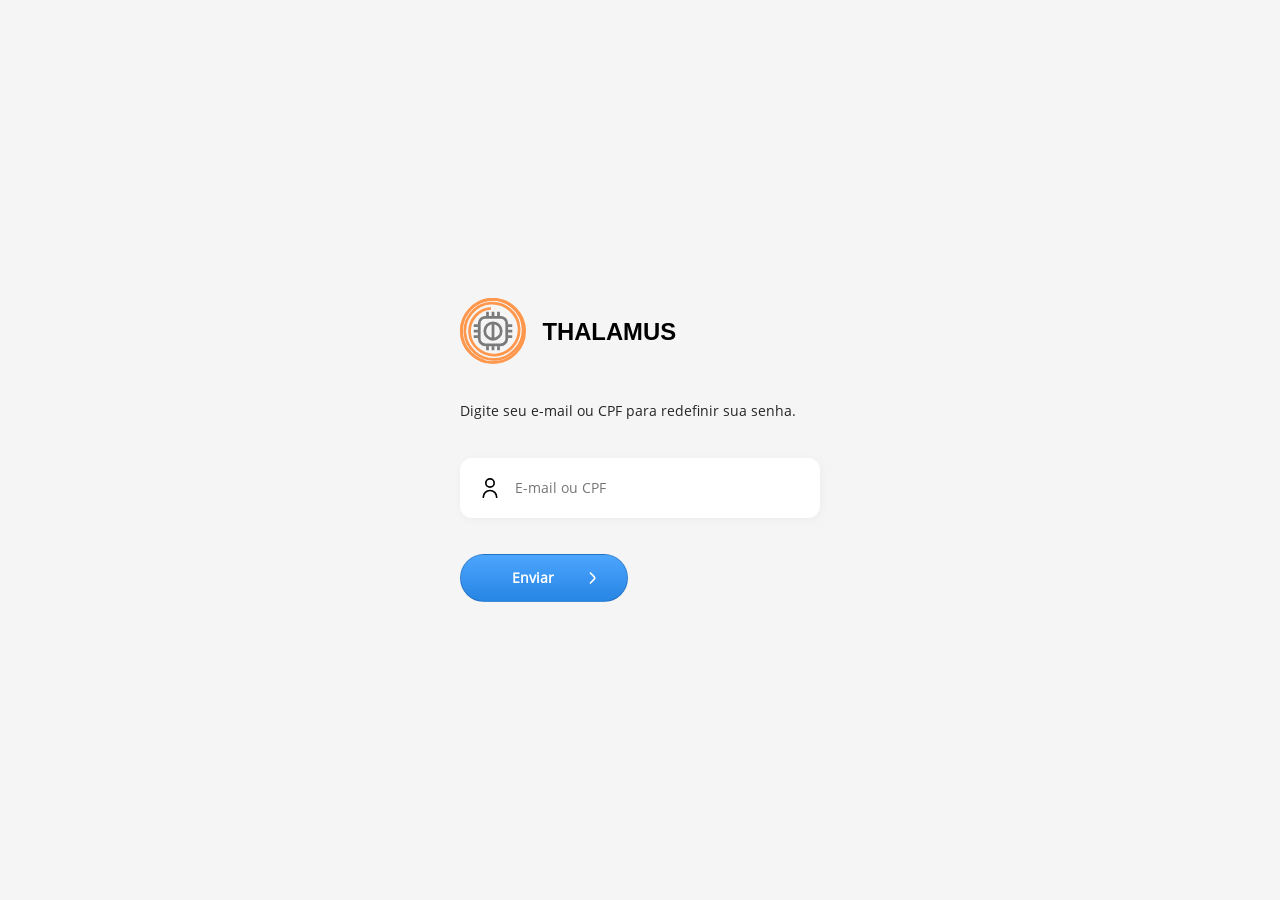
<file: recuperar-senha.html>
<!DOCTYPE html>
<html lang="pt-br">
    <head>
        <title>Thalamus</title>
        <meta charset="utf-8" />
        <meta name="viewport" content="width=device-width, initial-scale=1"/>
        <meta name="description" content="Thalamus"/>
        <link href="css/thalamus.css" rel="stylesheet" type="text/css"/>
    </head>
    <body>
        <main class="login">
            <section class="alinha-v">
                <div class="margem">
                    <p class="logo">Thalamus</p>
                    <p>Digite seu e-mail ou CPF para redefinir sua senha.</p>
                    <fieldset>
                    <div class="linha">
                        <label class="icone-conta pos-input"></label><input type="text" placeholder="E-mail ou CPF"/>
                    </div>
                    </fieldset>
                    <div class="submit"><button onclick="document.getElementById('mensagem').classList.toggle('none');"><span class="icone-avancar direita"></span>Enviar</button></div>

                    <div id="mensagem" class="msg none"><b>E-mail para redefinição de senha enviado</b><br /><span class="fonte-menor">Por favor consulte sua caixa de e-mails</span></div>
                </div>
            </section>
        </main>
    </body>
</html>
</file>
<file: css/thalamus.css>
@font-face{font-family:OpenSans;src:url("OpenSans.woff2") format("woff2")}:root{--h: 210;--s: 100%;--l: 65%;--c: 0;--cor-primaria: hsl(var(--h) var(--s) var(--l));--cor-primaria-forte: hsl(var(--h) var(--s) calc(var(--l) - 26%));--cor-primaria-media: hsl(var(--h) var(--s) var(--l) / .24);--cor-primaria-fraca: hsl(var(--h) var(--s) var(--l) / .08);--cor-bg: #fff;--cor-secundaria: hsl(calc(var(--h) + 180) var(--s) var(--l));--cor-ok: hsl(220 var(--s) calc(var(--l) - 10%));--cor-sucesso: hsl(130 var(--s) calc(var(--l) - 38%));--cor-alerta: #fdfd25;--cor-erro: hsl(0 var(--s) calc(var(--l) - 26%));--cor-cinza: rgba(var(--c), var(--c), var(--c),.04);--cor-cinza2: rgba(var(--c), var(--c), var(--c),.07);--cor-fonte: rgba(var(--c), var(--c), var(--c),.85);--cor-fonte-forte: rgb(var(--c), var(--c), var(--c));--cor-fonte-fraca: rgba(var(--c), var(--c), var(--c),.54);--cor-separador: rgba(var(--c), var(--c), var(--c),.15);--margem: 24px}.dark{--c: 255;--cor-primaria-forte: hsl(var(--h) var(--s) calc(var(--l) + 10%));--cor-ok: hsl(220 var(--s) calc(var(--l) + 6%));--cor-sucesso: hsl(130 var(--s) calc(var(--l) + 6%));--cor-erro: hsl(0 var(--s) calc(var(--l) + 6%));--cor-bg: #222}.dark .jm{box-shadow:0 0 0 1px var(--cor-separador),0 2px 8px rgba(0,0,0,.8),0 4px 8px -4px rgba(0,0,0,.8),0 4px 8px -4px rgba(0,0,0,.8)}*{margin:0}body,input,textarea,select,button{background:var(--cor-bg);color:var(--cor-fonte);font:14px/1.572 OpenSans,arial,sans-serif}body{background:linear-gradient(var(--cor-cinza), var(--cor-cinza)) var(--cor-bg)}.inicial{background:url(../img/grafismo2.svg) center bottom/cover no-repeat,linear-gradient(var(--cor-cinza), var(--cor-cinza)) var(--cor-bg)}.dark .inicial{background:url(../img/grafismo2-dark.svg) center bottom/cover no-repeat,linear-gradient(var(--cor-cinza), var(--cor-cinza)) var(--cor-bg)}input[type=text],input[type=date],input[type=time],input[type=number],input[type=password],input[type=search],textarea,select,button{border:1px solid var(--cor-separador);border-radius:6px;padding:12px 16px;box-sizing:border-box;width:100%;transition:background-color .25s,border .25s}input:focus,textarea:focus,select:focus{outline:none;border-color:var(--cor-primaria)}input:invalid,textarea:invalid,select:invalid{box-shadow:0 -1px var(--cor-erro) inset}input[disabled],textarea[disabled],select[disabled]{opacity:.4}input[readonly],textarea[readonly],select[readonly]{border-color:var(--cor-cinza)}.pesquisa{background-color:var(--cor-cinza);border-radius:24px;padding:0 calc(var(--margem)/2);margin:0 20px 0 0}.pesquisa input{width:300px;background:none;border-color:rgba(0,0,0,0)}[required]{box-shadow:0 -1px var(--cor-erro) inset}.disabled{opacity:.4;filter:grayscale(1);pointer-events:none}.clicavel{cursor:pointer}.clicavel:hover{box-shadow:0 0 0 1px var(--cor-primaria-media);border-radius:4px}input[type=checkbox],input[type=radio]{width:16px;height:16px;vertical-align:text-bottom;margin:0 6px 0 0}.jm,.abs{position:absolute}.jm{background:var(--cor-bg);box-shadow:0 0 0 1px var(--cor-separador),0 2px 8px var(--cor-separador),0 4px 8px -4px var(--cor-separador),0 4px 8px -4px var(--cor-separador);border-radius:12px;z-index:5;margin:4px 0 0;text-align:left;animation:m .1s linear}header .jm{margin-top:57px;width:280px}.jm-avatar,.jm-notif{right:calc(var(--margem) - 2px)}.jm-notif{margin-right:46px}.jm-notif .fonte-menor{line-height:24px;margin-left:calc(var(--margem)/2)}label{display:block;margin:0 0 12px}.central{max-width:400px;margin:auto}.msg{background:var(--cor-fonte-forte);border-radius:12px;color:var(--cor-bg);padding:var(--margem);position:fixed;bottom:calc(var(--margem)/2);left:calc(var(--margem)/2)}.titulo{box-shadow:0 -1px var(--cor-separador) inset}.subtitulo{color:var(--cor-fonte-forte);font-weight:700}.jm .separador:not(.margem){padding:calc(var(--margem)/2)}.jm-menu{left:calc(var(--margem) + 46px)}.jm-inc{margin-top:16px}.separador+.separador{box-shadow:0 1px var(--cor-cinza2) inset}.efeito:before{content:"";position:absolute;border-top:1px solid var(--cor-primaria);width:48px;margin-top:57px}.toggle{height:20px;border-radius:10px;background:var(--cor-primaria);width:40px;margin:1px 0}.toggle{background:var(--cor-separador);float:left}.toggle:before{content:"";width:16px;height:16px;float:left;background:var(--cor-bg);margin:2px;border-radius:50%}.toggle,.toggle:before{transition:all 120ms ease-in-out}.ativo .toggle{background:var(--cor-primaria)}.ativo .toggle:before{margin-left:22px}.link-toggle{display:inline-block;padding:9px var(--margem) 9px 0}.link-toggle .toggle{margin-right:10px}select{background:url("data:image/svg+xml;charset=utf8,<svg xmlns='http://www.w3.org/2000/svg' width='16' height='5'><path d='M0 0h10L5 5z' fill='%23282930'/></svg>") right 10px center no-repeat var(--cor-bg);appearance:none;padding-right:32px}select,input[type=date],input[type=time]{height:48px}textarea{height:88px;display:block}main section{flex:1}nav a,a[class^=icone-],a[class*=" icone-"]{border-radius:12px;transition:box-shadow .25s,color .25s}nav a:hover,a[class^=icone-]:hover,a[class*=" icone-"]:hover{box-shadow:0 0 0 1px var(--cor-separador) inset}nav a:active,a[class^=icone-]:active,a[class*=" icone-"]:active{background-color:var(--cor-cinza)}nav a{display:block !important}nav .ativo{text-shadow:0 0 1px}nav .ativo,[class^=icone-].ativo,[class*=" icone-"].ativo,.paginacao .ativo,.tags .ativo{background-color:var(--cor-primaria-fraca);box-shadow:0 0 0 1px var(--cor-primaria-media) inset;color:var(--cor-primaria-forte)}[class^=icone-].ativo,[class*=" icone-"].ativo{box-shadow:0 0 0 2px var(--cor-primaria) inset !important}nav a:not([class^=icone-]){padding:9px 16px}nav a:hover{color:var(--cor-primaria-forte)}.nav-maior a:not([class^=icone-]),.nav-maior .subtitulo{padding:13px var(--margem)}.fonte-fraca{color:var(--cor-fonte-fraca)}@keyframes m{0%{margin-top:90px;opacity:0}100%{opacity:1}}.direita,.usuario{float:right}.esquerda{float:left}.inicial header,.margem,aside .nav-maior{padding:var(--margem)}.logo{display:inline-block;font-weight:700;font-size:18px;background:url(../img/thalamus.svg) 0 center/auto 100% no-repeat;color:rgba(0,0,0,0);line-height:48px;width:160px}.dark .logo{background-image:url(../img/thalamus-dark.svg)}div.logo{width:48px}aside{z-index:1}.logo-menor{width:36px;height:36px;margin:6px 6px 6px 0;position:relative}.logo-menor:hover:before{border-radius:50%;content:"";width:48px;height:48px;box-shadow:0 0 0 1px var(--cor-separador) inset;position:absolute;left:-6px;top:-6px}header{background:var(--cor-bg);padding:8px var(--margem);box-shadow:0 1px var(--cor-separador);z-index:2}header .linha{justify-content:space-between;display:flex}.com-texto{padding-right:calc(var(--margem)/2)}.tam-100{display:block;width:100%;height:auto;margin:auto}.alinha-v{display:flex;align-items:center}.alinha-v.alinha-centro{justify-content:center}.just-cont{display:flex;justify-content:space-between}.tam-icone{width:36px}[class^=icone-],[class*=" icone-"]{border-radius:12px;display:inline-block;overflow:hidden;vertical-align:bottom;position:relative;line-height:48px;min-width:48px}[class^=icone-]:before,[class*=" icone-"]:before{content:"";height:48px;width:48px;background:center center/20px auto no-repeat;float:left}[class^=icone-]:not(:empty),[class*=" icone-"]:not(:empty){padding-right:var(--margem)}.tabela [class^=icone-],.tabela [class*=" icone-"]{line-height:24px;min-width:36px;margin:-2px 0}.tabela [class^=icone-]:before,.tabela [class*=" icone-"]:before{width:36px;height:24px}.m-icone{display:flex;gap:4px;margin:-7px 0}[rel]:after{content:attr(rel);background:var(--cor-primaria);color:var(--cor-bg);position:absolute;top:2px;left:0;font-size:12px;line-height:20px;min-width:14px;padding:0 3px;text-align:center;border-radius:10px;z-index:2}a[class^=icone-]:not(:hover):before,a[class*=" icone-"]:not(:hover):before{opacity:.8}.tabela{width:100%;border-spacing:0}.tabela:not(.alinha-centro) th:not(.alinha-direita){text-align:left}.tabela th{box-shadow:0 -1px var(--cor-cinza2) inset}.tabela th .fonte-menor{font-weight:400}.tabela th,.tabela td{padding:11px calc(var(--margem)/2)}.tabela td{box-shadow:0 -1px var(--cor-cinza2)}.tabela tr:not(.sel):has(td):hover{background-color:var(--cor-primaria-fraca)}.lead{font-size:calc(var(--margem)*1.5)}.loading{position:relative;box-shadow:0 0 0 2px var(--cor-separador) inset;margin:auto;width:60px;height:60px;animation:aumenta .5s}.loading,.loading:before,.loading div,.loading div:before{border-radius:50%}.loading:before{content:"";background:url(../img/grafismo.svg) -56px -410px/532px 532px no-repeat;opacity:.5;filter:grayscale(1);position:absolute;top:0;left:0;right:0;bottom:0}.loading div{border:2px solid;border-color:rgba(0,0,0,0) rgba(0,0,0,0) var(--cor-primaria) var(--cor-primaria);width:calc(100% - 4px);height:calc(100% - 4px);animation:roda 1.2s linear infinite}.loading div:before{content:"";width:8px;height:8px;position:absolute;background:var(--cor-primaria);margin:1px 0 0 -22px}@keyframes aumenta{0%{transform:scale(0.2);opacity:0}}@keyframes roda{0%{transform:rotate(0deg)}100%{transform:rotate(360deg)}}.dark [class^=icone-]:before,.dark [class*=" icone-"]:before{filter:invert(1)}.inverte{color:var(--cor-bg) !important;background-color:var(--cor-fonte)}.inverte:hover,.inverte:active{background-color:var(--cor-fonte-forte) !important}.inverte:before{filter:invert(1)}.dark .inverte:before{filter:invert(0)}.card{font-size:20px;line-height:32px}.card,.card img{display:block}.card img{width:100%}.pos-input{position:absolute;pointer-events:none}.pos-input+input{padding-left:48px}.icone-olho:before{background-image:url(../img/eye.svg)}[type=text]+.icone-olho:before{background-image:url(../img/eye-crossed.svg)}.icone-avancar:before,.icone-voltar:before{background-image:url(../img/angle-small-right.svg)}.icone-voltar:before{transform:rotate(180deg)}.icone-notif:before{background-image:url(../img/bell.svg)}.icone-pesquisa:before{background-image:url(../img/search.svg)}.icone-menu:before{background-image:url(../img/menu.svg)}.icone-alvo:before{background-image:url(../img/location-crosshairs.svg)}.icone-gestao:before{background-image:url(../img/settings.svg)}.icone-editar:before{background-image:url(../img/edit.svg)}.icone-compras:before{background-image:url(../img/shopping-cart.svg)}.icone-inc:before{background-image:url(../img/add.svg)}.icone-relogio:before{background-image:url(../img/clock.svg)}.icone-download:before{background-image:url(../img/file-download.svg)}.icone-app:before{background-image:url(../img/apps-add.svg)}.icone-conta:before{background-image:url(../img/user.svg)}.icone-senha:before{background-image:url(../img/lock.svg)}[class^=grid-],[class*=" grid-"]{display:grid;gap:var(--margem);grid-template-columns:repeat(1, 1fr)}[class^=grid-] .bloco,[class*=" grid-"] .bloco{margin:0 !important}.negrito{font-weight:700}a{text-decoration:none;color:var(--cor-fonte)}main a:hover{color:var(--cor-primaria-forte)}.block,.link-menu{display:block}.link-menu{padding:10px}.txt-erro{color:var(--cor-erro)}h2{font-size:22px;line-height:34px}.linha h2{flex:1}h1,h2:not(:last-child),p:not(:last-child),ul,legend:not(.coluna),.m-b{margin-bottom:var(--margem)}.m-d{margin-right:calc(var(--margem)/2)}h1{font-size:2em}h3{font-size:17px;margin:0 0 calc(var(--margem)/2)}progress[value]{-webkit-appearance:none;-moz-appearance:none;appearance:none;border:none;width:100%;border-radius:8px;background:var(--cor-fonte-fraca);display:block;margin:0 0 var(--margem)}progress[value]::-webkit-progress-bar{border-radius:8px;background:var(--cor-primaria-fraca)}progress[value]::-webkit-progress-value{border-radius:8px;background:var(--cor-primaria)}progress[value]::-moz-progress-bar{border-radius:8px;background:var(--cor-primaria)}legend{font-weight:700;color:var(--cor-primaria);width:100%}button{border-radius:24px;padding:12px calc(var(--margem)*1.5);width:auto;font-weight:700}.login button{min-width:calc(var(--margem)*7);padding:12px var(--margem)}button:not(.acao-secundaria){color:var(--cor-bg);background:linear-gradient(var(--cor-primaria), var(--cor-primaria-forte) 200%)}button.acao-secundaria{background:rgba(0,0,0,0)}button[disabled]{opacity:.5}button:not([disabled]):hover{border-color:var(--cor-separador);cursor:pointer}button:active{opacity:.75}.fonte-cor-primaria{color:var(--cor-primaria)}.primaria-fraca{background-color:var(--cor-primaria-fraca)}.fonte-forte{color:var(--cor-fonte-forte)}.alinha-centro{text-align:center}.alinha-direita{text-align:right}.container{max-width:1272px;margin:auto}.fonte-menor,.chip{font-size:12px}.fonte-maior{font-size:1.35em}.rel,header,figure{position:relative}fieldset{border:0;padding:0}fieldset p{margin:0 0 var(--margem)}.none{display:none}.cover{background:url(../img/grafismo.svg) center bottom/cover no-repeat,linear-gradient(-120deg, var(--cor-primaria-fraca), var(--cor-secundaria) 250%);box-shadow:-1px 0 var(--cor-separador) inset;min-height:120px}.botao{display:inline-block;padding:9px 0;position:relative;color:var(--cor-primaria-forte)}.botao.margem-topo{margin-top:12px}.botao:hover:after{content:"";border-top:1px solid;position:absolute;left:0;right:0;top:36px}.tam-auto{flex:0 0 auto !important}select.tam-auto{width:auto}.tam-icone{width:24px}.bloco{background-color:var(--cor-bg);border-radius:12px;box-shadow:0 1px 24px var(--cor-cinza);overflow:hidden;transition:box-shadow .2s ease-in-out}.bloco.msg{padding:20px var(--margem) 20px 40px;margin:0 0 var(--margem)}.bloco .bloco{box-shadow:0 0 0 1px var(--cor-separador) inset}a.bloco:hover{box-shadow:0 0 0 1px var(--cor-primaria),0 1px 24px var(--cor-primaria-fraca)}.bloco2{box-shadow:0 0 0 1px var(--cor-cinza2) inset;border-radius:12px}.bg-cinza{background:var(--cor-cinza)}.bg-ok{background:var(--cor-ok);color:var(--cor-bg)}.bg-sucesso{background:var(--cor-sucesso);color:var(--cor-bg)}.bg-alerta{background:var(--cor-alerta);color:#000}.bg-erro{background:var(--cor-erro);color:var(--cor-bg)}.chip{border-radius:12px;padding:2px 10px;display:inline-block;vertical-align:text-bottom;margin:-1px 0 -4px 6px;line-height:1.667}.linha+.linha,.linha+legend,.submit,.bloco+fieldset,fieldset+fieldset,.linha+.bloco,.bloco+.linha,.bloco+.bloco:not(.coluna),.margem-topo{margin-top:var(--margem)}.submit{display:flex;align-items:baseline;gap:4px}.avatar{display:inline-block;overflow:hidden;vertical-align:middle;border-radius:50%;padding:6px;margin-right:-6px}.avatar:hover{box-shadow:0 0 0 1px var(--cor-separador) inset}.avatar.ativo{background:var(--cor-primaria)}.avatar img{display:block;width:36px;border-radius:50%}.avatar img+span{padding:0 8px}.erro404 h1{font-size:calc(var(--margem)*8);line-height:1;background:url(../img/grafismo.svg) 0 bottom/100% auto,linear-gradient(var(--cor-primaria-fraca), var(--cor-primaria-fraca)) var(--cor-primaria-fraca);-webkit-text-fill-color:rgba(0,0,0,0);-webkit-background-clip:text}.item{box-shadow:0 1px var(--cor-separador) inset;padding:calc(var(--margem)/2.666) var(--margem);display:block}.login .linha,.login .item{padding:6px;background:var(--cor-bg);box-shadow:1px 2px 10px var(--cor-cinza)}.login .linha:first-child,.login .item:first-child{border-top-left-radius:12px;border-top-right-radius:12px}.login .linha:last-child,.login .item:last-child{border-bottom-left-radius:12px;border-bottom-right-radius:12px}.login fieldset .linha{display:flex}.login .logo{line-height:66px;width:220px}.login .item{padding:19px var(--margem)}.login .linha+.linha,.login .item+.item{margin-top:1px}.login p:not(:last-child){margin:0 0 calc(var(--margem)*1.5)}.login .submit{margin-top:calc(var(--margem)*1.5);justify-content:space-between}.login .submit .icone-avancar{filter:invert(1)}.login input{border-color:rgba(0,0,0,0)}.login input:focus{border-color:rgba(0,0,0,0) rgba(0,0,0,0) var(--cor-primaria)}.login .alinha-v.abs{top:1px;bottom:0;right:0;left:0;background:linear-gradient(var(--cor-cinza), var(--cor-cinza)) var(--cor-bg);overflow:auto}.login .icone-avancar{margin:-13px}.rol{overflow:auto;height:calc(100vh - 104px - var(--margem)*5)}input::placeholder,textarea::placeholder{color:var(--cor-fonte-fraca)}.paginacao,.tags{display:flex;flex-wrap:wrap;gap:4px;align-items:baseline}.paginacao a,.tags a{box-shadow:0 0 0 1px var(--cor-cinza2) inset;border-radius:6px;padding:7px;min-width:22px;text-align:center}.paginacao{margin-top:var(--margem)}.tags a{padding:9px 20px;border-radius:20px}figcaption.abs{background:linear-gradient(transparent, #000 116%);right:0;left:0;bottom:0;color:#fff}.card:hover figcaption.abs{background:linear-gradient(transparent, #000)}figcaption.abs:before{content:"";background:linear-gradient(-45deg, var(--cor-secundaria) -20%, var(--cor-primaria), #4B4B4C);height:6px;border-radius:3px;left:calc(var(--margem)/2);right:calc(var(--margem)/2);bottom:calc(var(--margem)/2);position:absolute}.card:hover figcaption.abs:before{background:var(--cor-primaria)}@media screen and (min-width: 971px)and (max-width: 1412px){.esconde h2{padding-left:48px}}@media screen and (min-width: 1320px){.inicial .jm-avatar,.inicial .jm-notif{right:calc(50% - 645px)}}@media screen and (min-width: 971px){.linha{gap:var(--margem)}.linha:not(.none){display:flex}.conc .linha{grid-gap:0}.coluna{flex:1 1}.grid-2{grid-template-columns:repeat(2, 1fr)}.grid-3{grid-template-columns:repeat(3, 1fr)}.grid-4{grid-template-columns:repeat(4, 1fr)}.col-2{grid-column:span 2}.col-3{grid-column:span 3}.col-4{grid-column:span 4}.tam-2{flex-grow:2}.tam-3{flex-grow:3}.tam-4{flex-grow:4}.login,.erro404{height:100vh}.login .margem,.erro404 .margem{width:360px;margin:auto}.login{position:relative;overflow:hidden;display:flex}.login .alinha-v.abs{top:0;right:-100%;left:100%;transition:all .2s ease-in-out;box-shadow:1px 0 var(--cor-separador) inset}.login .alinha-v.abs.ativo{right:0;left:0}.erro404{height:calc(100vh - 64px)}main{display:flex;transition:margin .12s ease-in-out}main aside+section:before{content:"";position:fixed;background:var(--cor-cinza);background:linear-gradient(to right, var(--cor-primaria-fraca) -100%, var(--cor-cinza));left:0;top:0;bottom:0;width:250px;transition:width .12s ease-in-out}aside{flex:0 0 250px;height:calc(100vh - 64px)}.nav-maior a+a{margin-top:4px}.esconde{margin-left:-250px}.esconde aside+section:before{width:0}.esconde .icone-menu{position:absolute;left:18px}.esconde .m-icone{height:48px}}@media screen and (max-width: 970px){:root{--margem: 16px}.pesquisa{margin:0}.pesquisa input{width:calc(100% - 48px);float:left}.m-icone.direita{float:none;margin:0 0 var(--margem)}.coluna:not(:last-child){margin-bottom:var(--margem)}header .coluna:not(:last-child),.conc .coluna:not(:last-child),.just-cont .coluna:not(:last-child){margin:0}.apaga-mobile,.efeito{display:none}a.coluna{display:block}.login .margem{padding:calc(var(--margem)*2)}.login .alinha-v.abs:not(.ativo){display:none}main section:nth-child(n+2){box-shadow:0 1px var(--cor-separador) inset}aside{background:var(--cor-cinza)}aside nav{display:flex;flex-wrap:wrap}}.print{display:none}@media print{:root{--cor-primaria: #000;--cor-primaria-fraca: rgba(0,0,0,.1);--cor-secundaria: rgba(0,0,0,.1);--cor-separador: rgba(0,0,0,.1);--cor-fonte: #000;--cor-fonte-fraca: rgba(0,0,0,.5)}.no-print{display:none}.print{display:block}}
</file>
